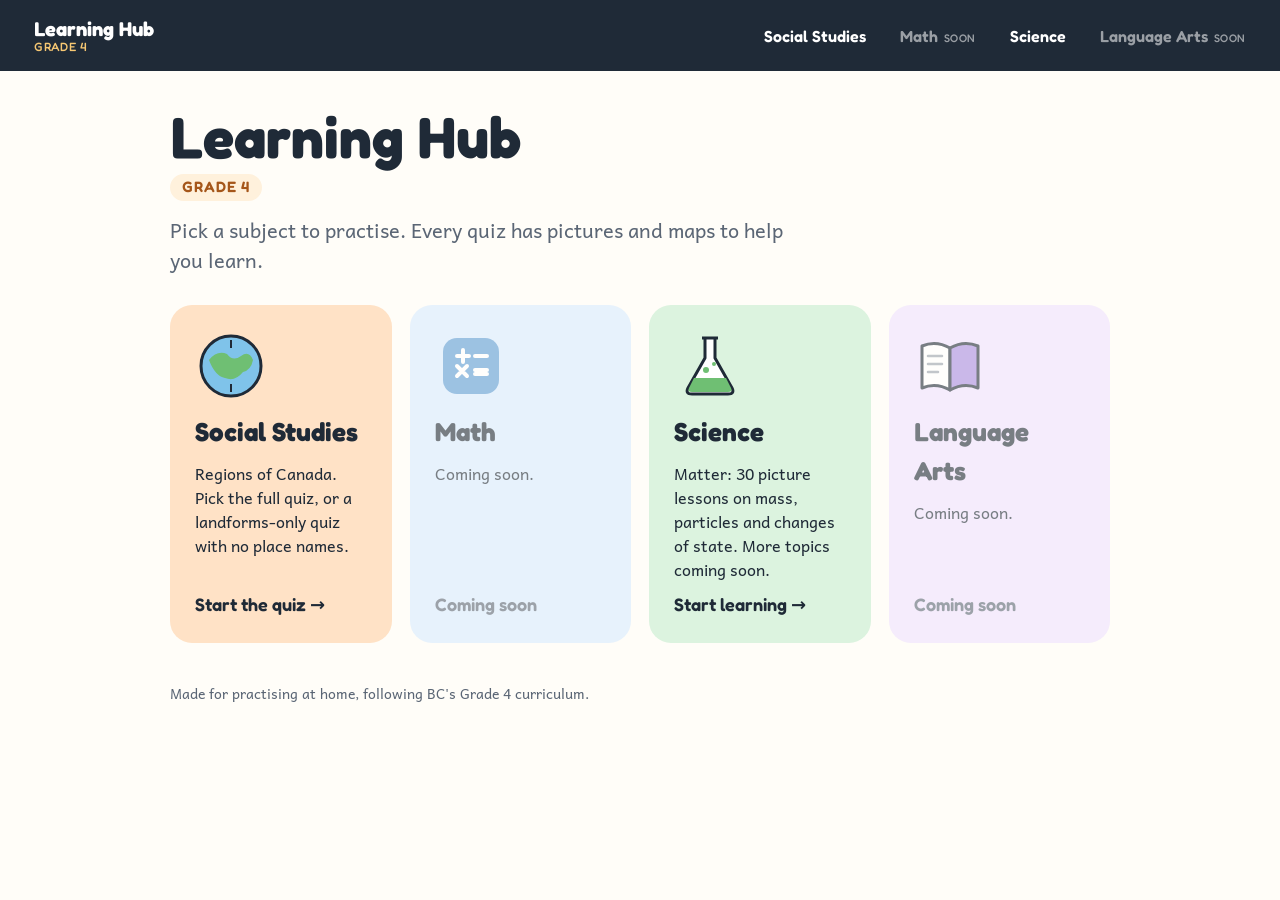
<file: index.html>
<!DOCTYPE html>
<html lang="en">
<head>
<meta charset="utf-8">
<meta name="viewport" content="width=device-width, initial-scale=1">
<title>Learning Hub · Grade 4</title>
<link rel="stylesheet" href="assets/site.css">
<style>
*{box-sizing:border-box}
body{margin:0;background:#fffdf8;color:#1f2a37;font-family:var(--body-font);font-size:18px;line-height:1.5}
.wrap{max-width:980px;margin:0 auto;padding:36px 20px 60px}
h1{font-family:var(--head-font);font-size:clamp(36px,6vw,58px);line-height:1.05;margin:0}
.grade{display:inline-block;margin:6px 0 14px;font-family:var(--head-font);font-weight:600;font-size:15px;letter-spacing:.06em;text-transform:uppercase;color:#a5561a;background:#fff1dc;border-radius:999px;padding:2px 12px}
.lead{font-size:20px;color:#5b6675;margin:0 0 30px;max-width:52ch}
.grid{display:grid;grid-template-columns:repeat(auto-fit,minmax(210px,1fr));gap:18px;list-style:none;padding:0;margin:0}
.subject{display:flex;flex-direction:column;gap:10px;height:100%;border-radius:22px;padding:22px;text-decoration:none;color:#1f2a37;border:3px solid transparent;transition:transform .15s}
a.subject:hover{transform:translateY(-3px);border-color:#1f2a37}
a.subject:focus-visible{outline:4px solid #1d4ed8;outline-offset:3px}
.subject svg{width:72px;height:72px}
.subject h2{font-family:var(--head-font);font-size:26px;margin:0}
.subject p{margin:0;font-size:16px}
.subject .go{margin-top:auto;font-family:var(--head-font);font-weight:600}
.subject.off{opacity:.6}
.subject.off .go{color:#5b6675}
.ss{background:#ffe2c6}.ma{background:#d8ecff}.sc{background:#dcf3df}.la{background:#efe1ff}
footer{margin-top:40px;color:#5b6675;font-size:14px}
</style>
</head>
<body>
<nav class="site-nav" aria-label="Subjects">
  <a class="brand" href="./">Learning Hub<small>Grade 4</small></a>
  <ul>
    <li><a href="social-studies/">Social Studies</a></li>
    <li><span class="soon" aria-disabled="true">Math <small>soon</small></span></li>
    <li><a href="science/">Science</a></li>
    <li><span class="soon" aria-disabled="true">Language Arts <small>soon</small></span></li>
  </ul>
</nav>
<div class="wrap">
  <h1>Learning Hub</h1>
  <p class="grade">Grade 4</p>
  <p class="lead">Pick a subject to practise. Every quiz has pictures and maps to help you learn.</p>
  <ul class="grid">
    <li><a class="subject ss" href="social-studies/">
      <svg viewBox="0 0 72 72" aria-hidden="true"><circle cx="36" cy="36" r="30" fill="#7fc3ea"/><path d="M14,30 q8,-10 18,-6 q6,8 14,2 q8,-6 12,4 q-2,10 -10,12 q-8,10 -18,6 q-10,-2 -16,-18Z" fill="#6fbf73"/><path d="M36,10 v8 M36,54 v8" stroke="#1f2a37" stroke-width="2"/><circle cx="36" cy="36" r="30" fill="none" stroke="#1f2a37" stroke-width="3"/></svg>
      <h2>Social Studies</h2>
      <p>Regions of Canada. Pick the full quiz, or a landforms-only quiz with no place names.</p>
      <span class="go">Start the quiz →</span></a></li>
    <li><div class="subject ma off">
      <svg viewBox="0 0 72 72" aria-hidden="true"><rect x="8" y="8" width="56" height="56" rx="14" fill="#5b9bd5"/><path d="M22,26 h12 M28,20 v12 M40,26 h12 M22,46 l10,-10 M22,36 l10,10 M40,44 h12 M40,40 h12" stroke="#fff" stroke-width="4" stroke-linecap="round"/></svg>
      <h2>Math</h2><p>Coming soon.</p><span class="go">Coming soon</span></div></li>
    <li><a class="subject sc" href="science/">
      <svg viewBox="0 0 72 72" aria-hidden="true"><path d="M28,8 h16 M31,8 v20 L14,58 q-3,6 4,6 h36 q7,0 4,-6 L41,28 V8" fill="#fff" stroke="#1f2a37" stroke-width="3" stroke-linejoin="round"/><path d="M20,48 h32 l5,10 q2,4 -3,4 H18 q-5,0 -3,-4Z" fill="#6fbf73"/><circle cx="32" cy="40" r="3" fill="#6fbf73"/><circle cx="40" cy="34" r="2" fill="#6fbf73"/></svg>
      <h2>Science</h2><p>Matter: 30 picture lessons on mass, particles and changes of state. More topics coming soon.</p><span class="go">Start learning →</span></a></li>
    <li><div class="subject la off">
      <svg viewBox="0 0 72 72" aria-hidden="true"><path d="M8,16 q14,-6 28,2 v42 q-14,-8 -28,-2Z" fill="#fff" stroke="#1f2a37" stroke-width="3" stroke-linejoin="round"/><path d="M64,16 q-14,-6 -28,2 v42 q14,-8 28,-2Z" fill="#a88be0" stroke="#1f2a37" stroke-width="3" stroke-linejoin="round"/><path d="M14,26 h14 M14,34 h14 M14,42 h10" stroke="#9aa3ad" stroke-width="2.5" stroke-linecap="round"/></svg>
      <h2>Language Arts</h2><p>Coming soon.</p><span class="go">Coming soon</span></div></li>
  </ul>
  <footer>Made for practising at home, following BC's Grade 4 curriculum.</footer>
</div>
</body>
</html>
</file>
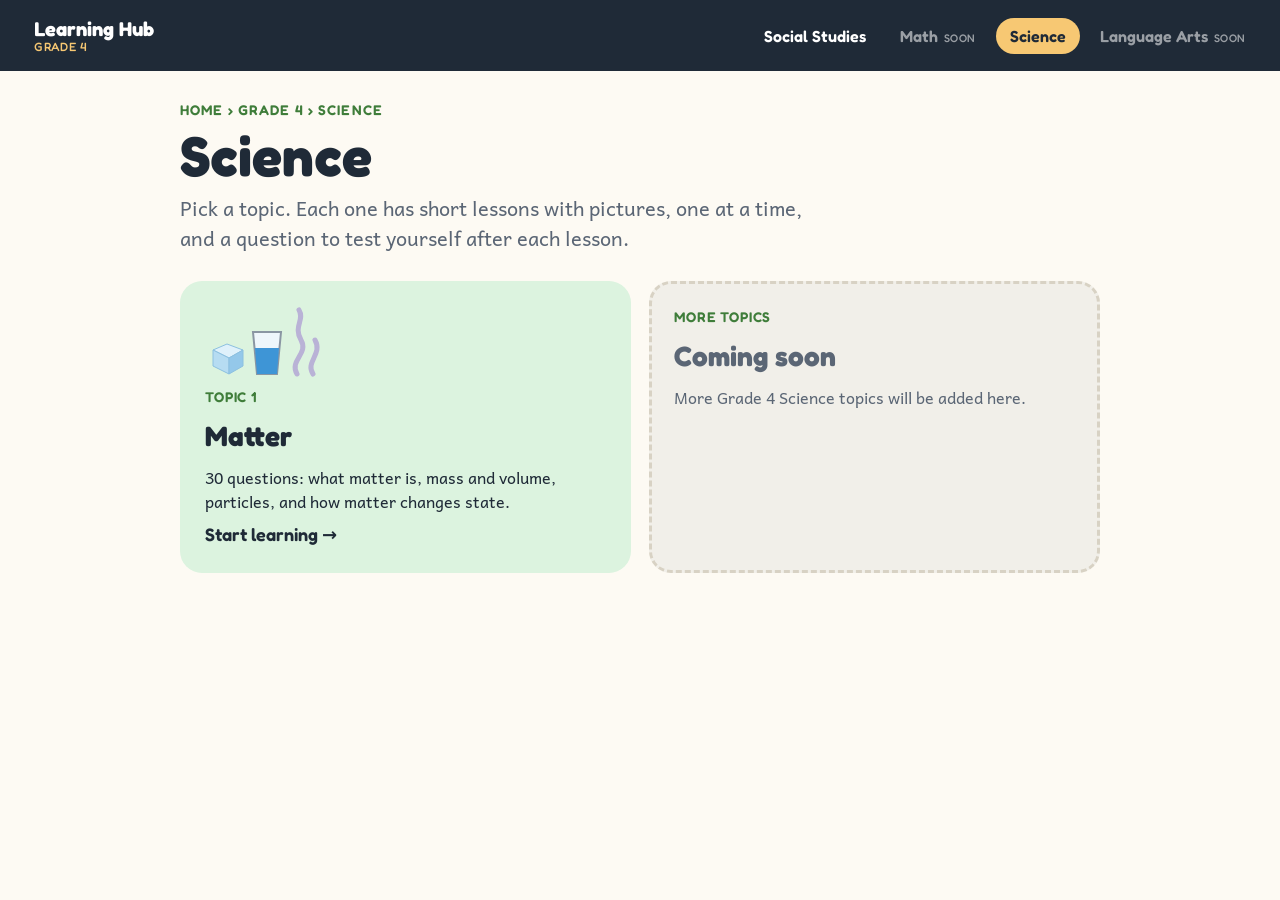
<file: science/index.html>
<!DOCTYPE html>
<html lang="en">
<head>
<meta charset="utf-8">
<meta name="viewport" content="width=device-width, initial-scale=1">
<title>Science · Grade 4 · Learning Hub</title>
<link rel="stylesheet" href="../assets/site.css">
<style>
*{box-sizing:border-box}
body{margin:0;background:#fdfaf3;color:#1f2a37;font-family:var(--body-font);font-size:18px;line-height:1.5}
.wrap{max-width:960px;margin:0 auto;padding:28px 20px 60px}
.kicker{font-family:var(--head-font);font-weight:600;font-size:14px;letter-spacing:.08em;text-transform:uppercase;color:#3f7d3a}
.kicker a{color:inherit;text-decoration:none}.kicker a:hover{text-decoration:underline}
h1{font-family:var(--head-font);font-size:clamp(36px,6vw,56px);line-height:1.05;margin:6px 0 8px}
.lead{font-size:20px;color:#5b6675;margin:0 0 28px;max-width:52ch}
.topics{display:grid;grid-template-columns:repeat(auto-fit,minmax(240px,1fr));gap:18px;list-style:none;margin:0;padding:0}
.topic{display:flex;flex-direction:column;gap:8px;height:100%;border-radius:22px;padding:22px;text-decoration:none;color:#1f2a37;border:3px solid transparent;background:#dcf3df;transition:transform .15s}
a.topic:hover{transform:translateY(-3px);border-color:#1f2a37}
a.topic:focus-visible{outline:4px solid #1d4ed8;outline-offset:3px}
.topic h2{font-family:var(--head-font);font-size:28px;margin:0}
.topic p{margin:0;font-size:16px}
.topic .meta{font-family:var(--head-font);font-weight:600;font-size:14px;color:#3f7d3a;text-transform:uppercase;letter-spacing:.06em}
.topic .go{margin-top:auto;font-family:var(--head-font);font-weight:600}
.topic svg{width:120px;height:72px}
.topic.off{background:#f1efe9;border:3px dashed #d8d2c4;color:#5b6675}
</style>
</head>
<body>
<nav class="site-nav" aria-label="Subjects">
  <a class="brand" href="../">Learning Hub<small>Grade 4</small></a>
  <ul>
    <li><a href="../social-studies/">Social Studies</a></li>
    <li><span class="soon" aria-disabled="true">Math <small>soon</small></span></li>
    <li><a href="./" aria-current="page">Science</a></li>
    <li><span class="soon" aria-disabled="true">Language Arts <small>soon</small></span></li>
  </ul>
</nav>
<div class="wrap">
  <div class="kicker"><a href="../">Home</a> › Grade 4 › Science</div>
  <h1>Science</h1>
  <p class="lead">Pick a topic. Each one has short lessons with pictures, one at a time, and a question to test yourself after each lesson.</p>
  <ul class="topics">
    <li><a class="topic" href="matter/">
      <svg viewBox="0 0 120 72" aria-hidden="true"><path d="M8,44 L22,38 L38,44 L24,52Z" fill="#dff1fb" stroke="#8cc0e0"/><path d="M8,44 L24,52 V68 L8,60Z" fill="#b6dcf2" stroke="#8cc0e0"/><path d="M24,52 L38,44 V60 L24,68Z" fill="#94c8ea" stroke="#8cc0e0"/><path d="M48,26 H76 L72,68 H52Z" fill="#eef6fb" stroke="#8a96a3" stroke-width="2"/><path d="M50,42 H74 L72,68 H52Z" fill="#3e95d6"/><path d="M92,68 C84,54 104,48 96,34 S100,14 94,4 M108,68 C100,56 118,48 110,34" stroke="#b9b2d6" stroke-width="5" fill="none" stroke-linecap="round"/></svg>
      <span class="meta">Topic 1</span>
      <h2>Matter</h2>
      <p>30 questions: what matter is, mass and volume, particles, and how matter changes state.</p>
      <span class="go">Start learning →</span></a></li>
    <li><div class="topic off">
      <span class="meta">More topics</span>
      <h2>Coming soon</h2>
      <p>More Grade 4 Science topics will be added here.</p></div></li>
  </ul>
</div>
</body>
</html>
</file>
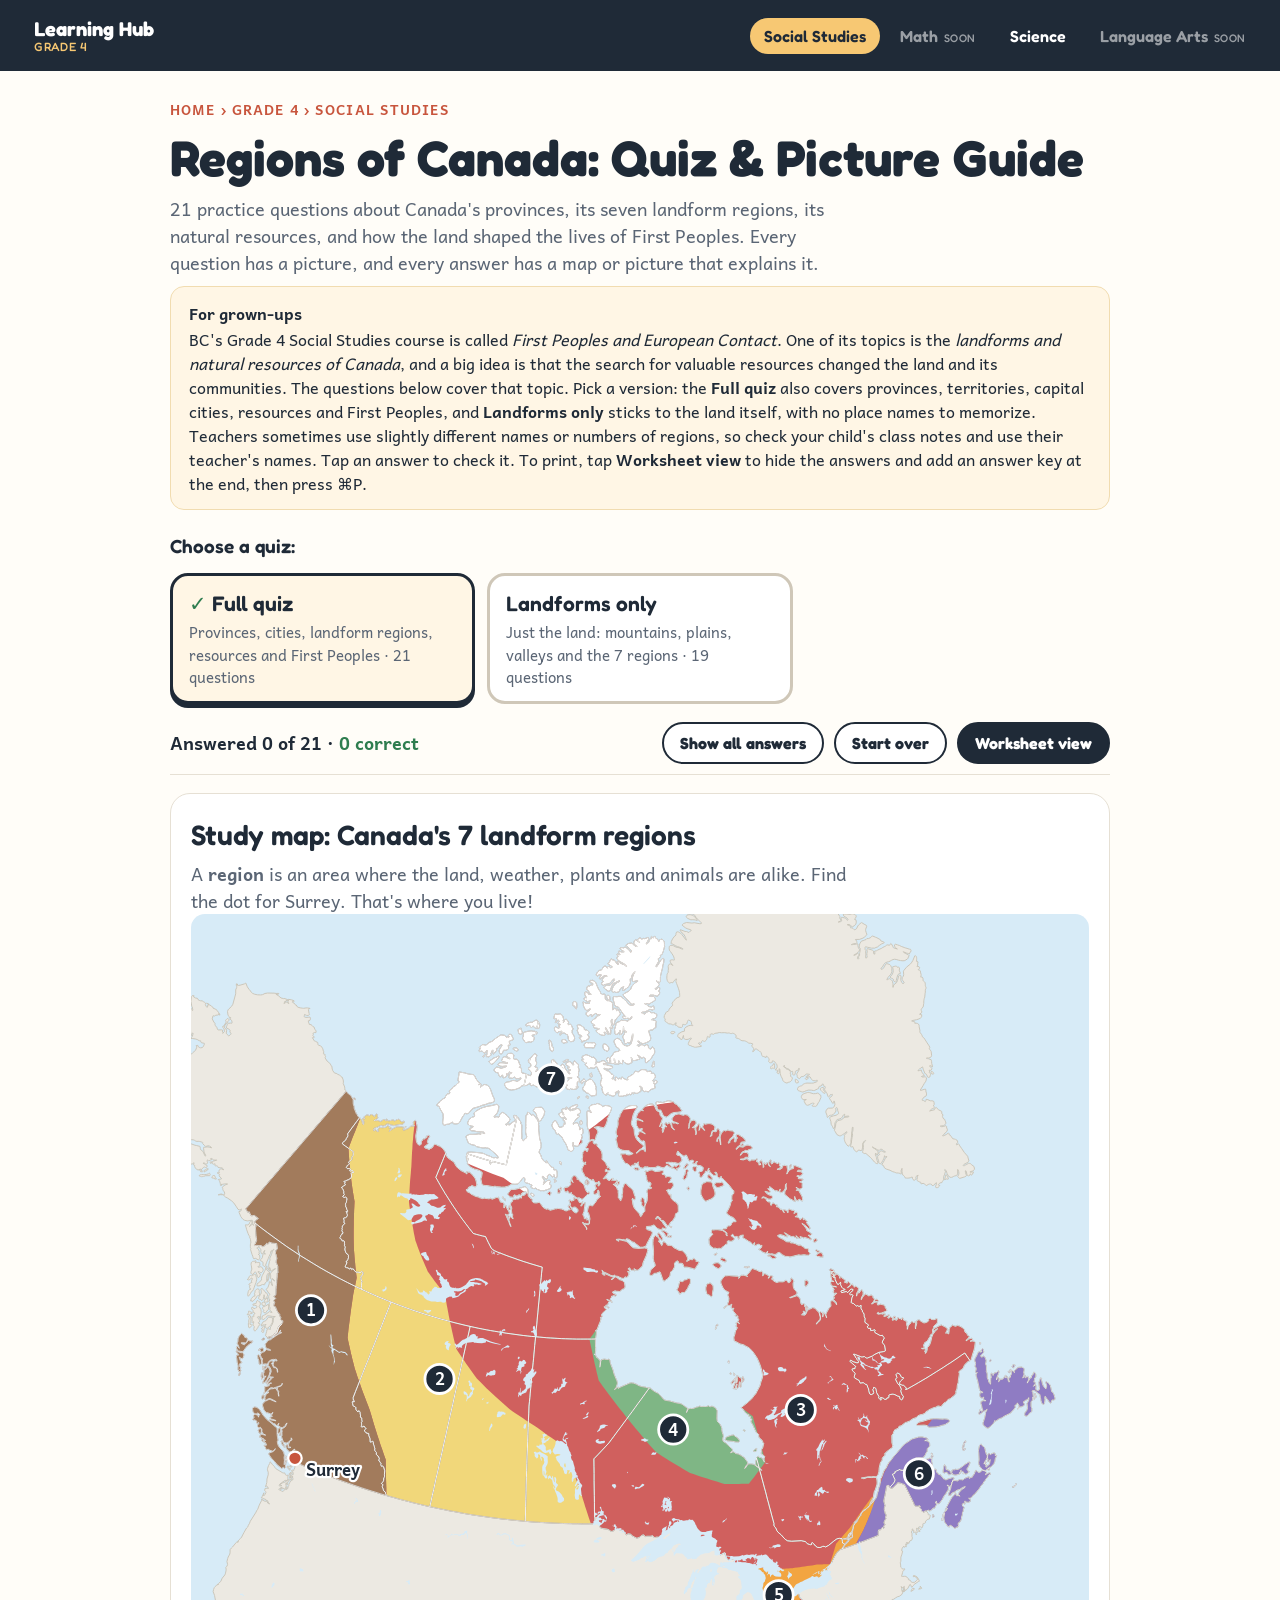
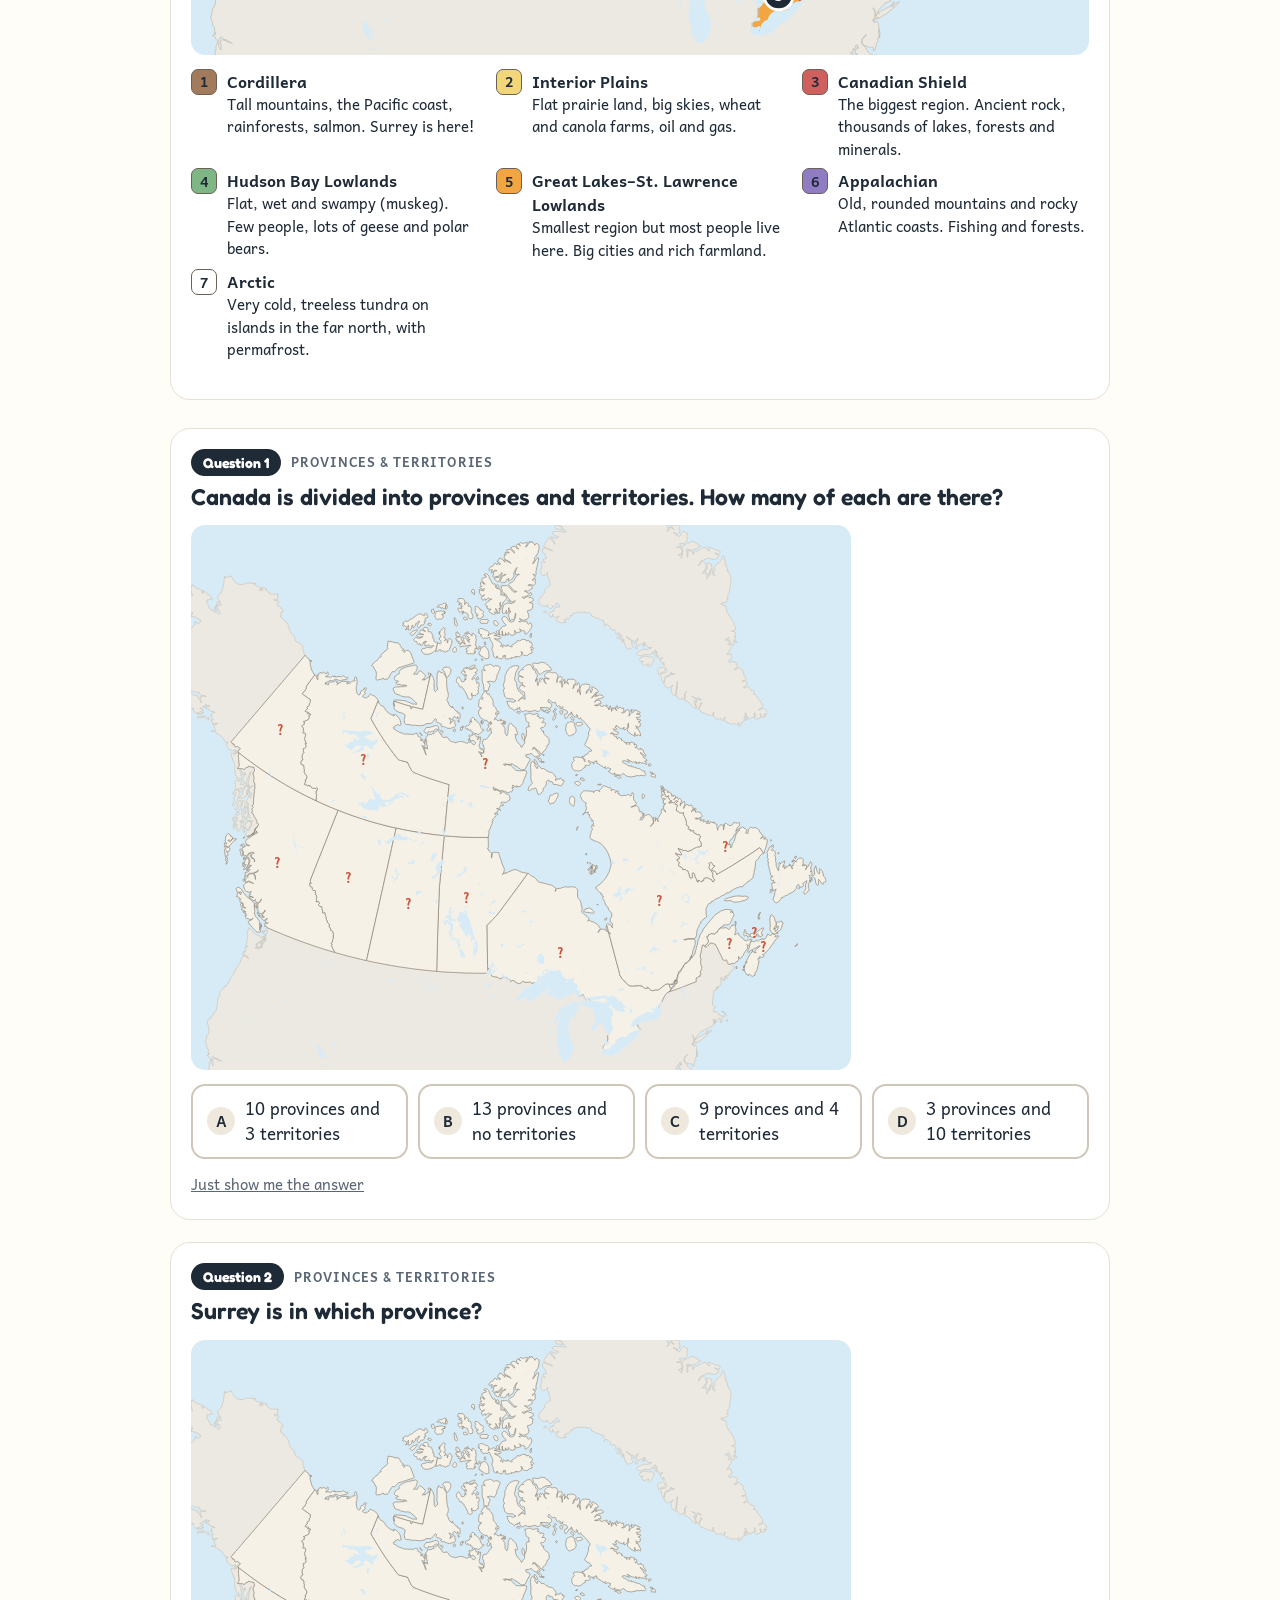
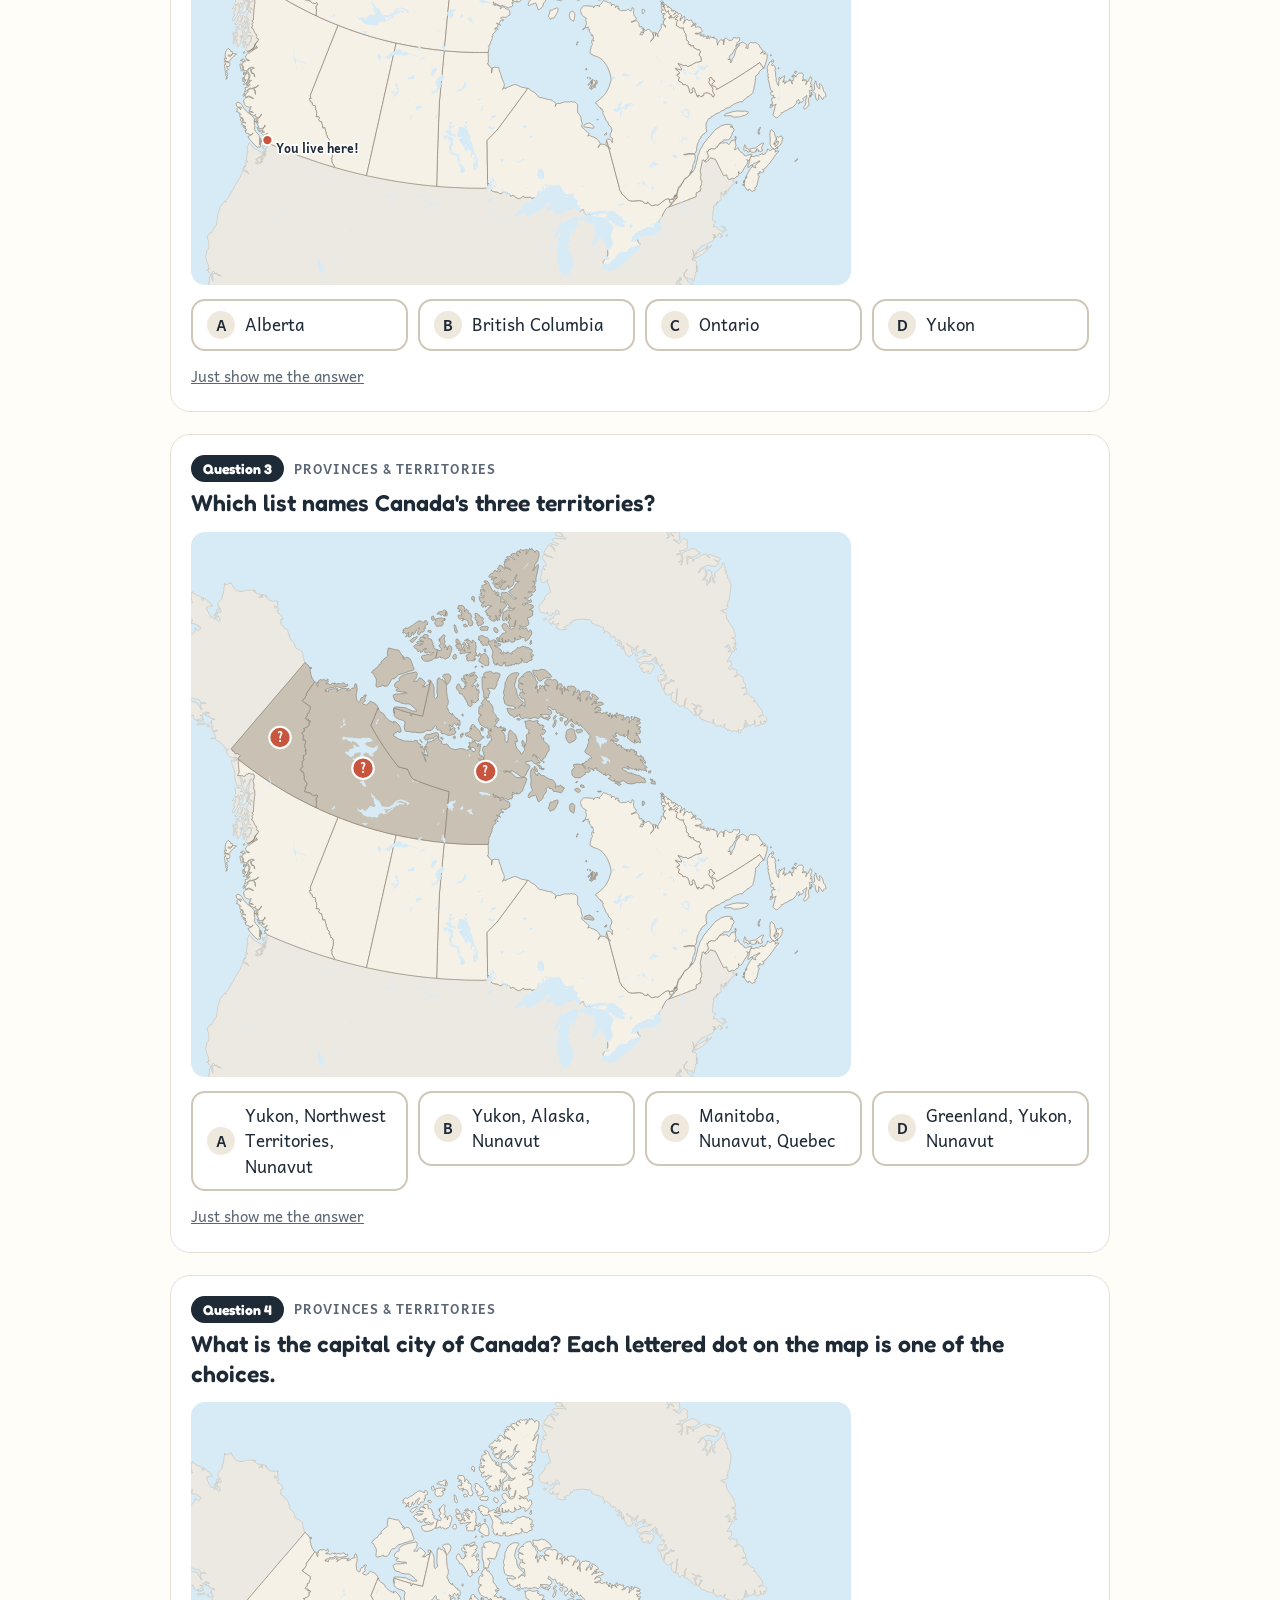
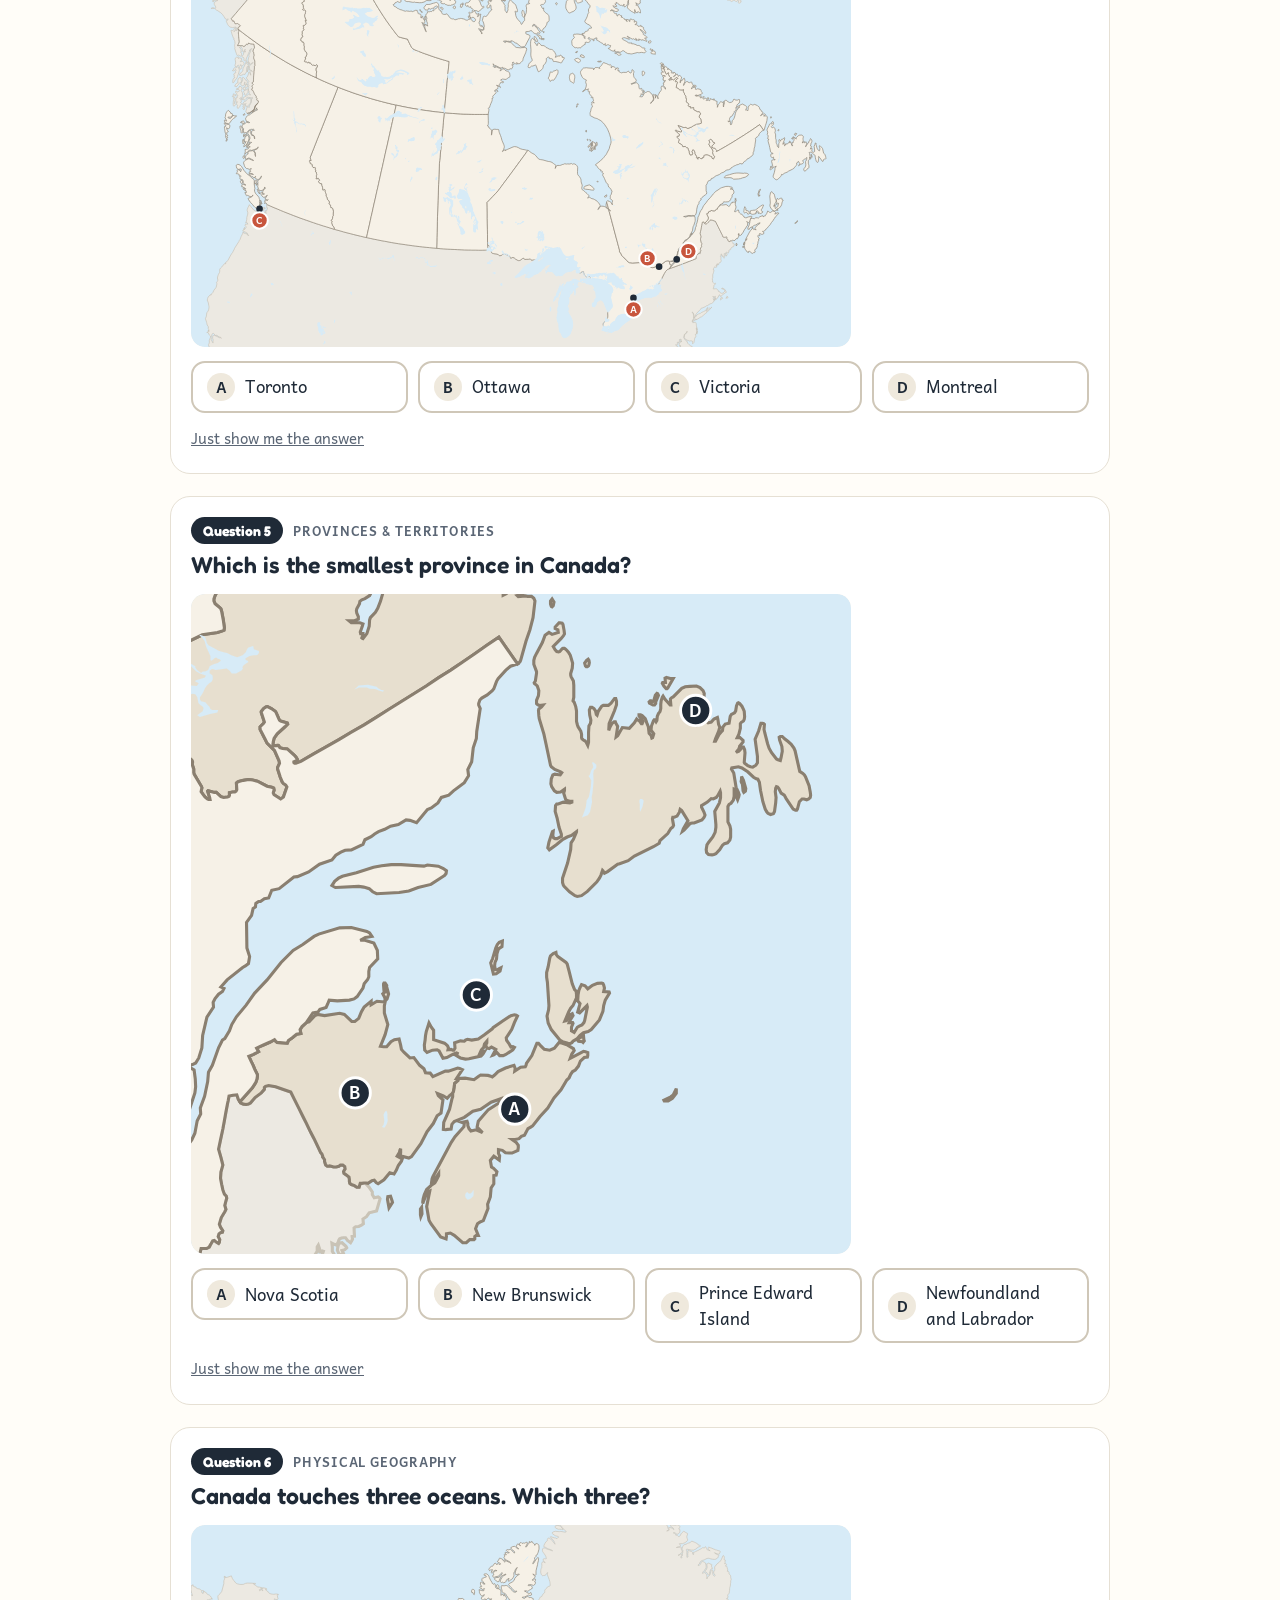
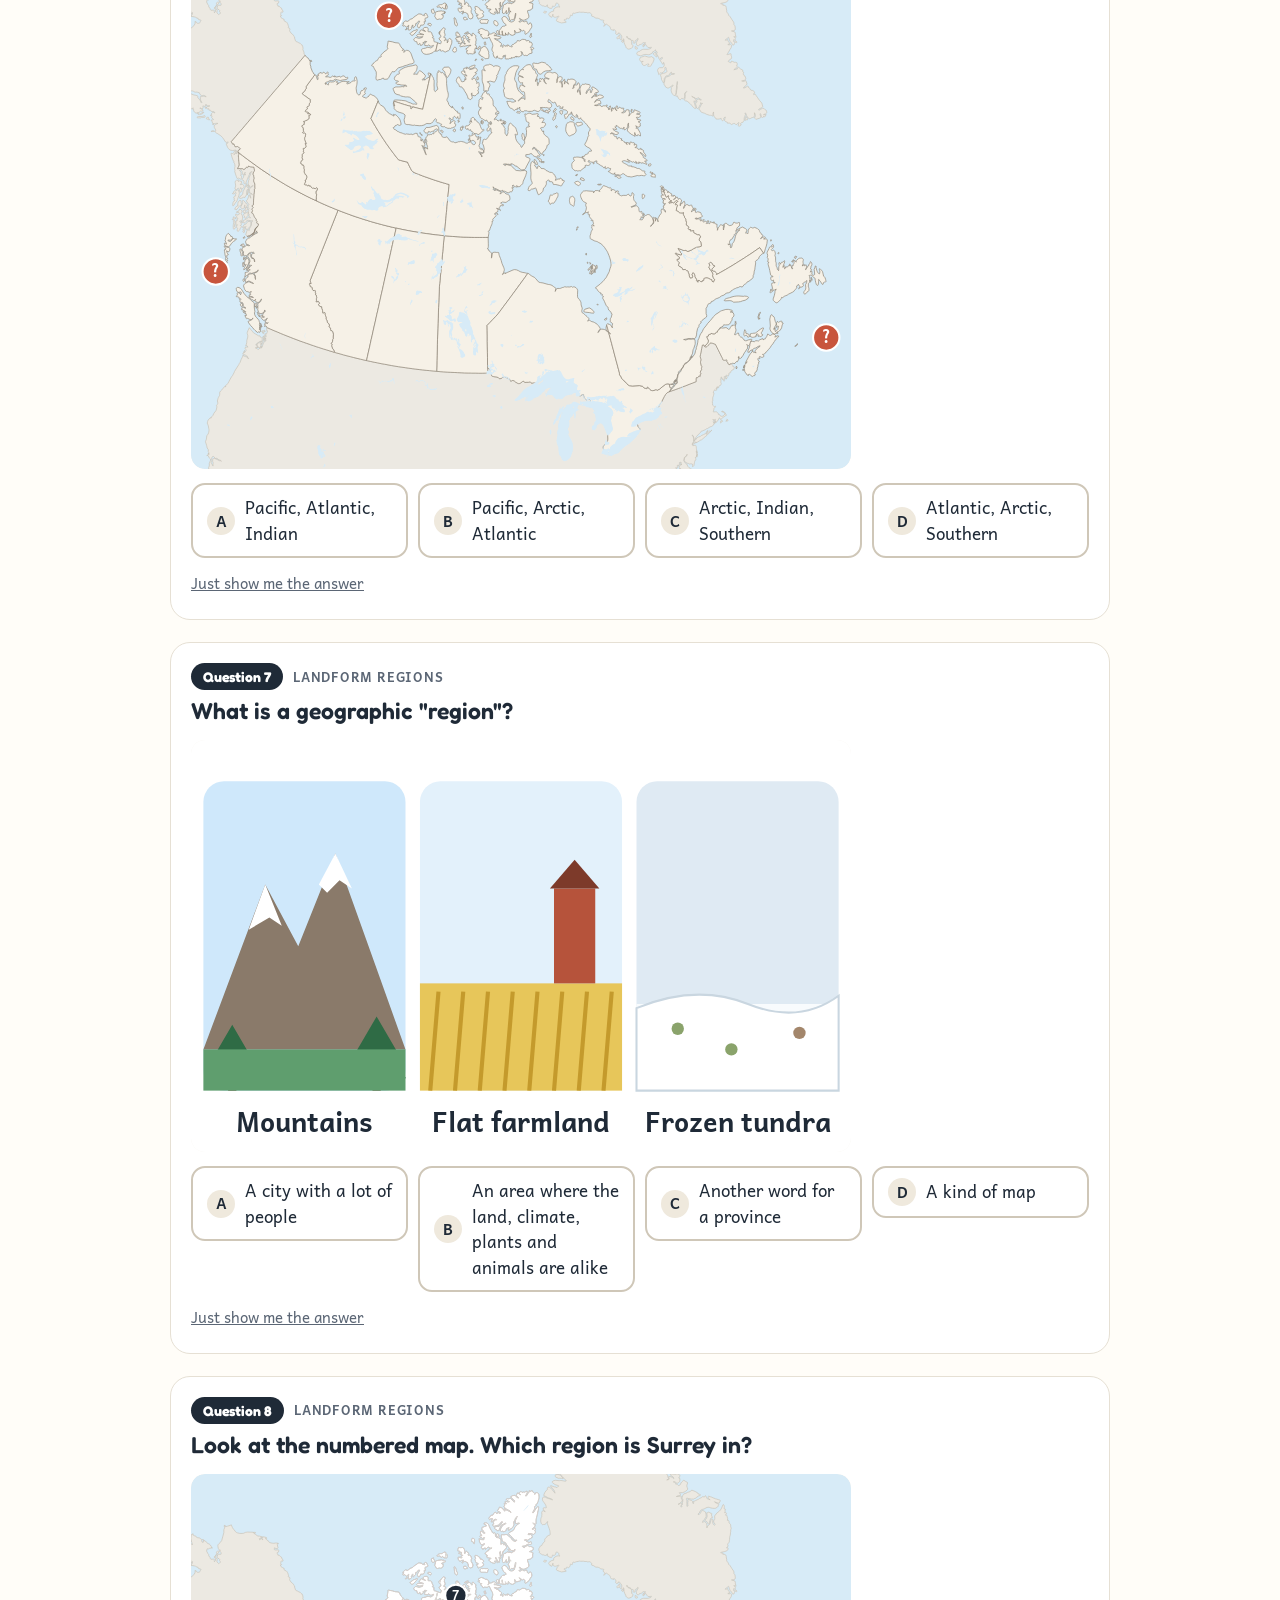
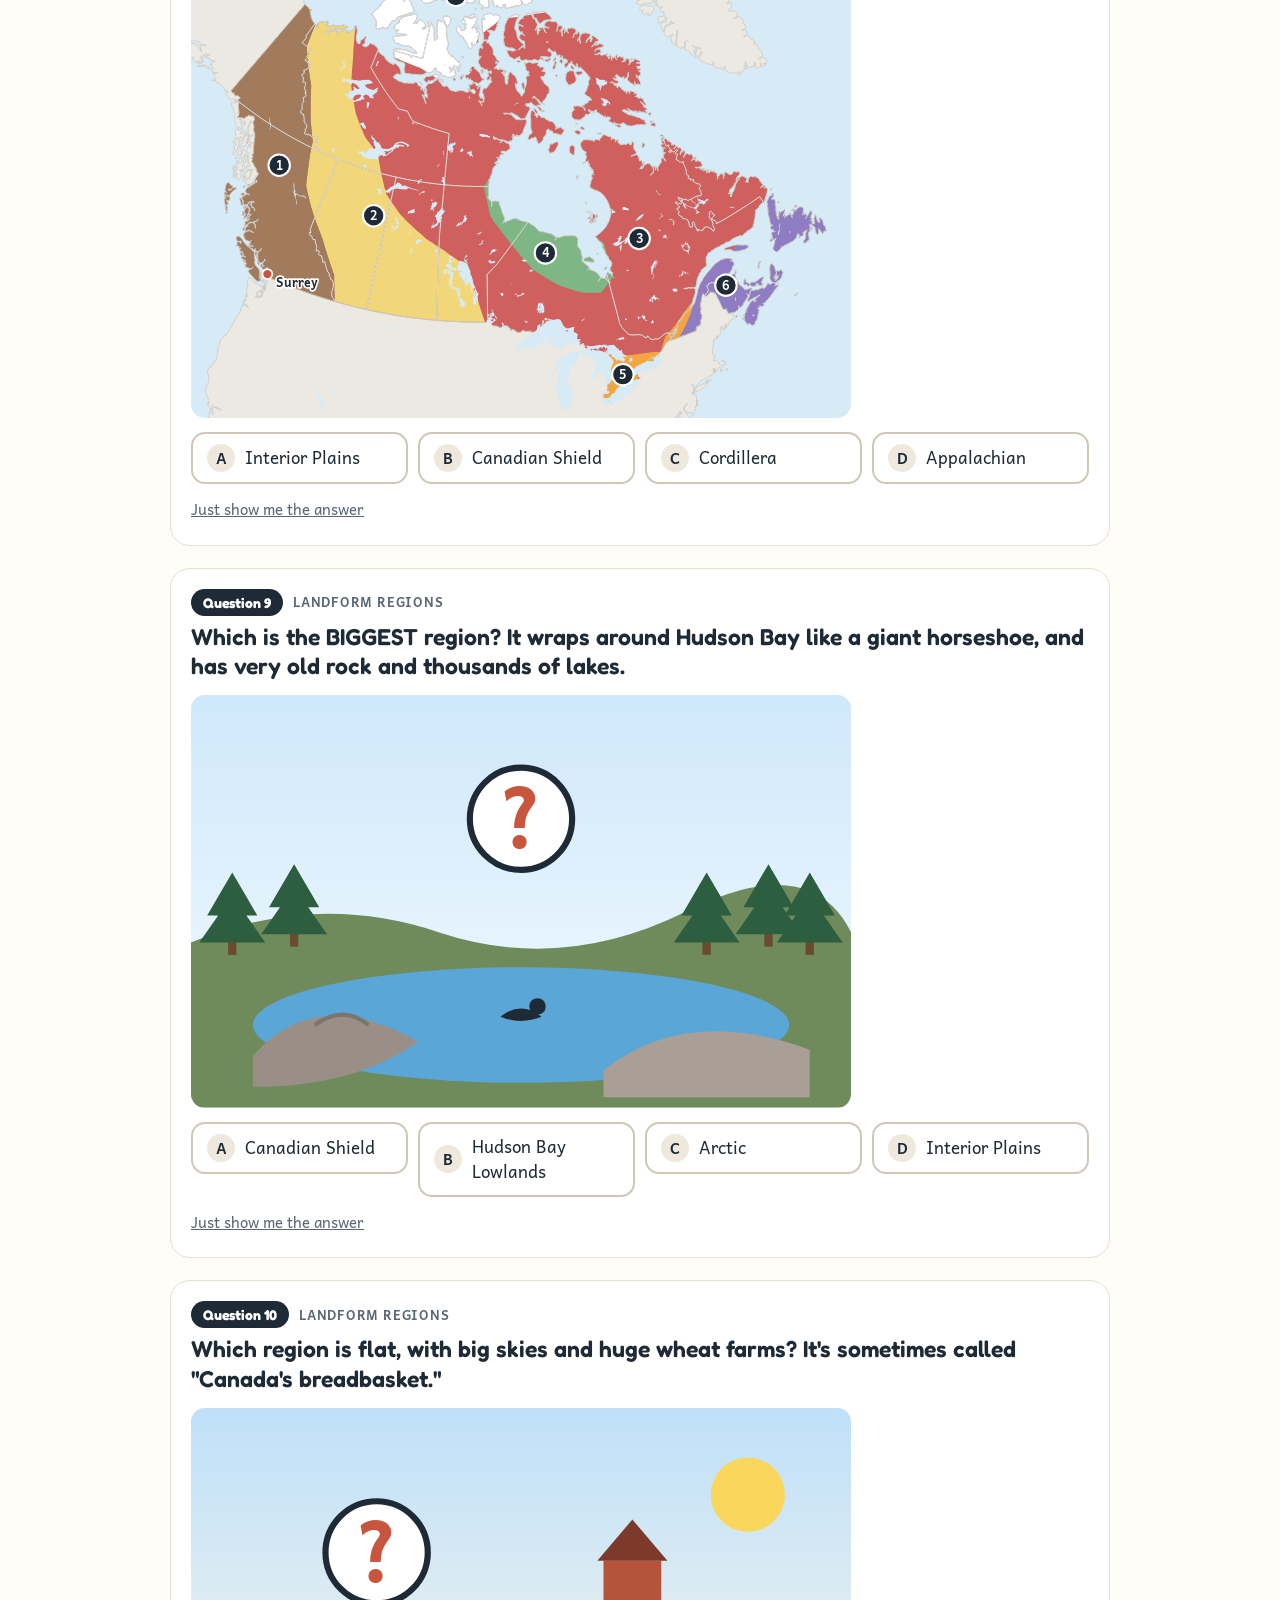
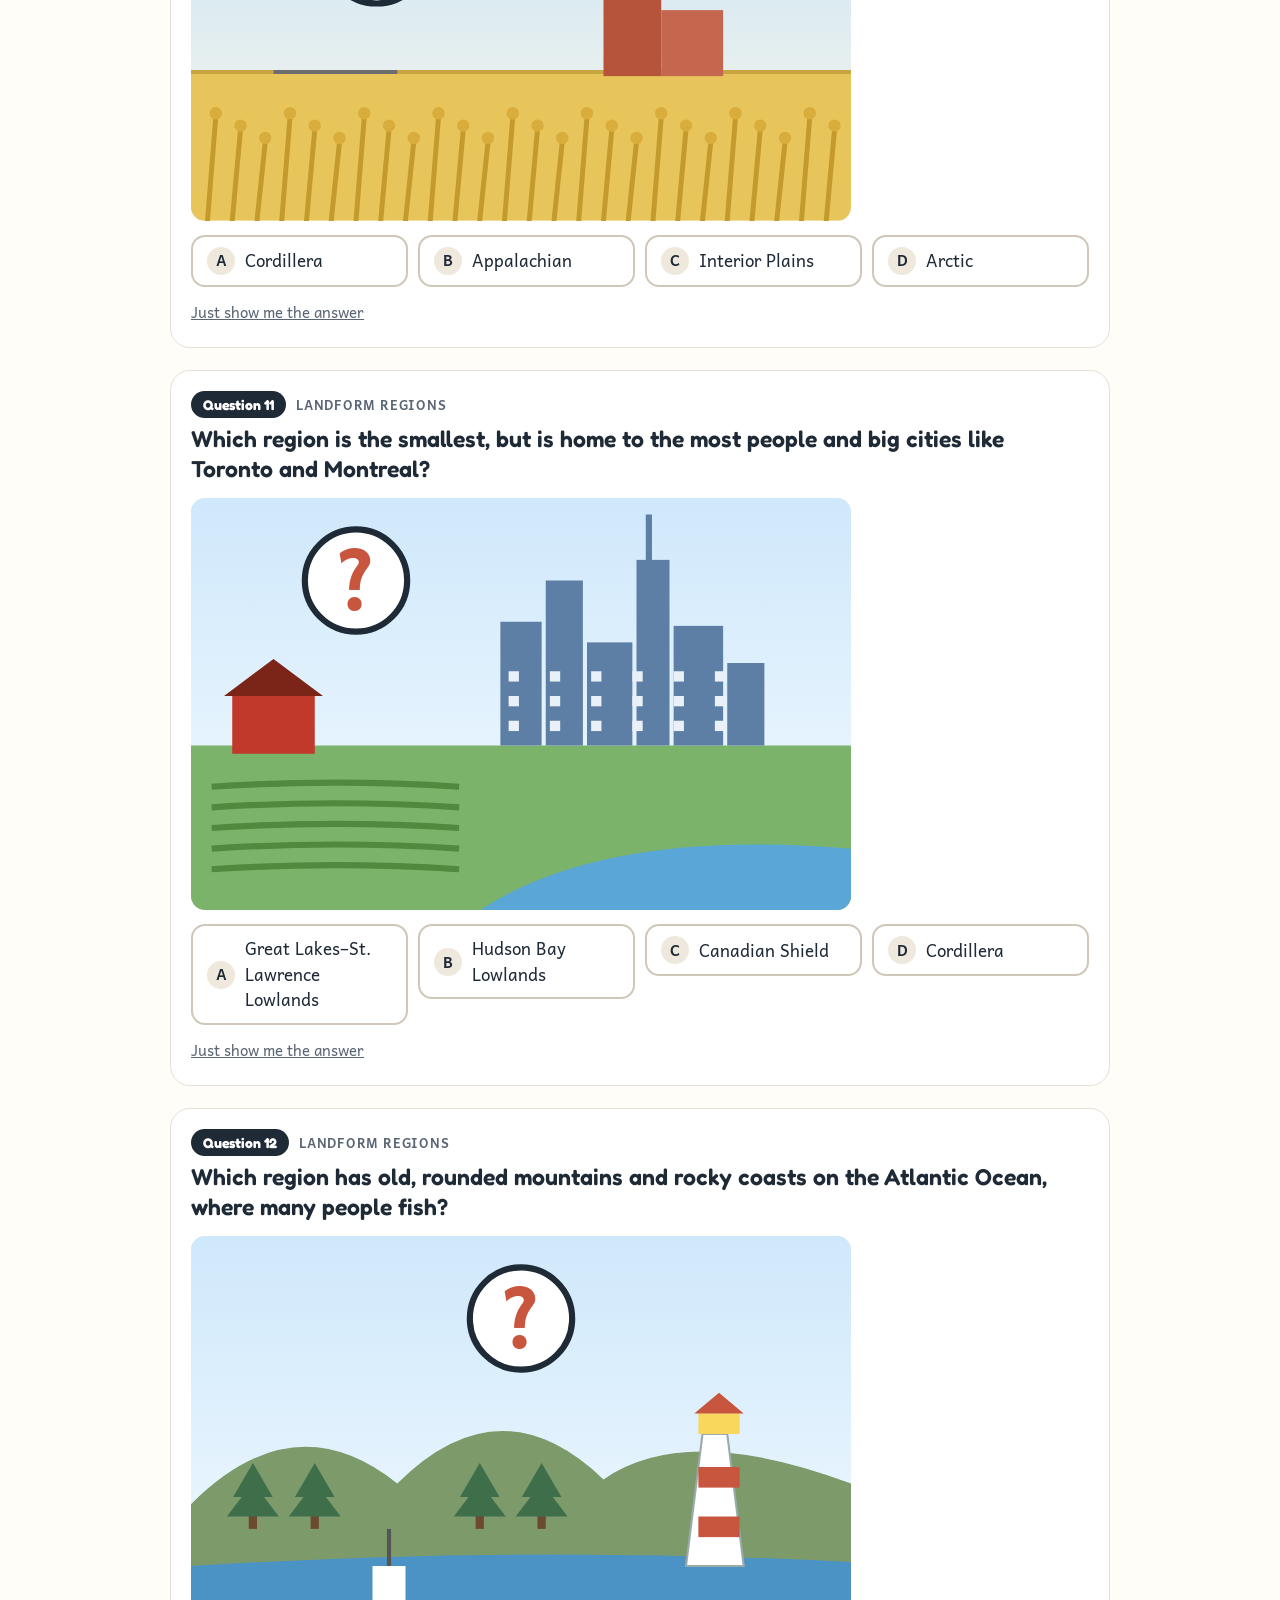
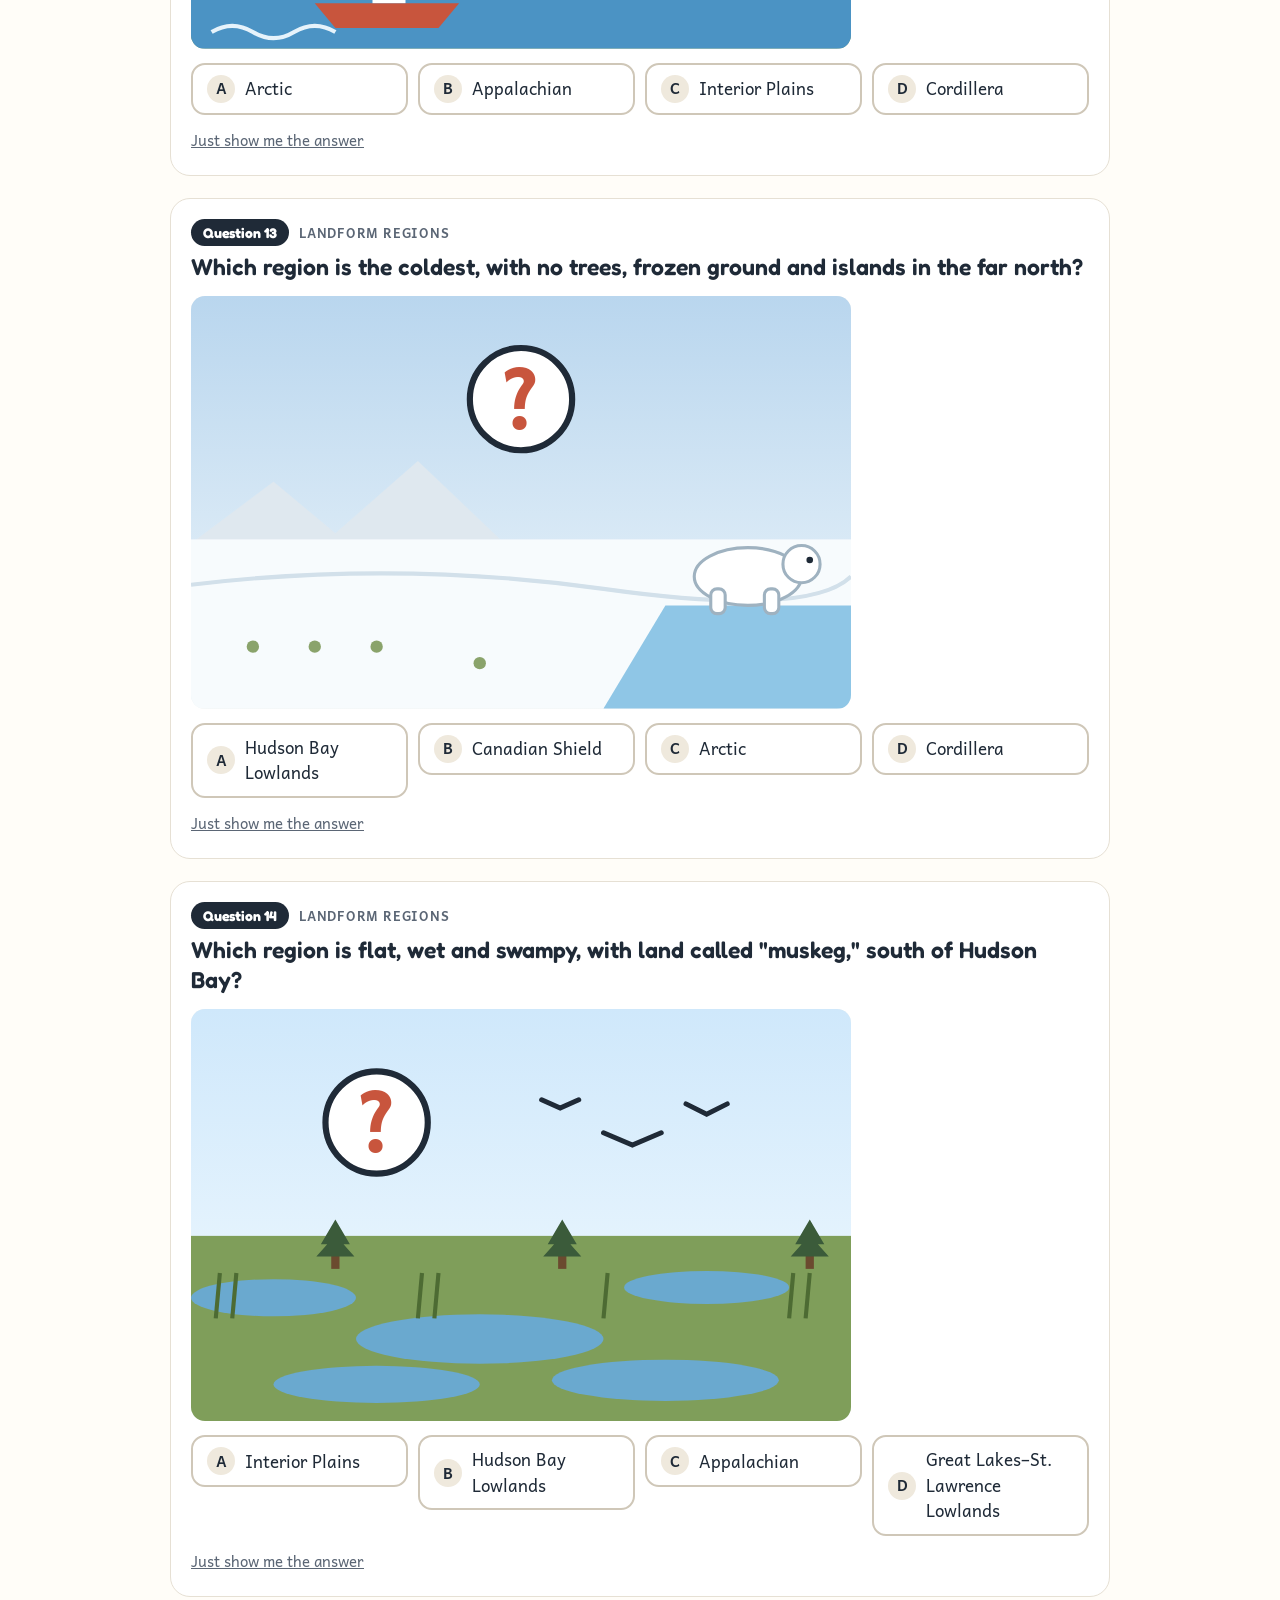
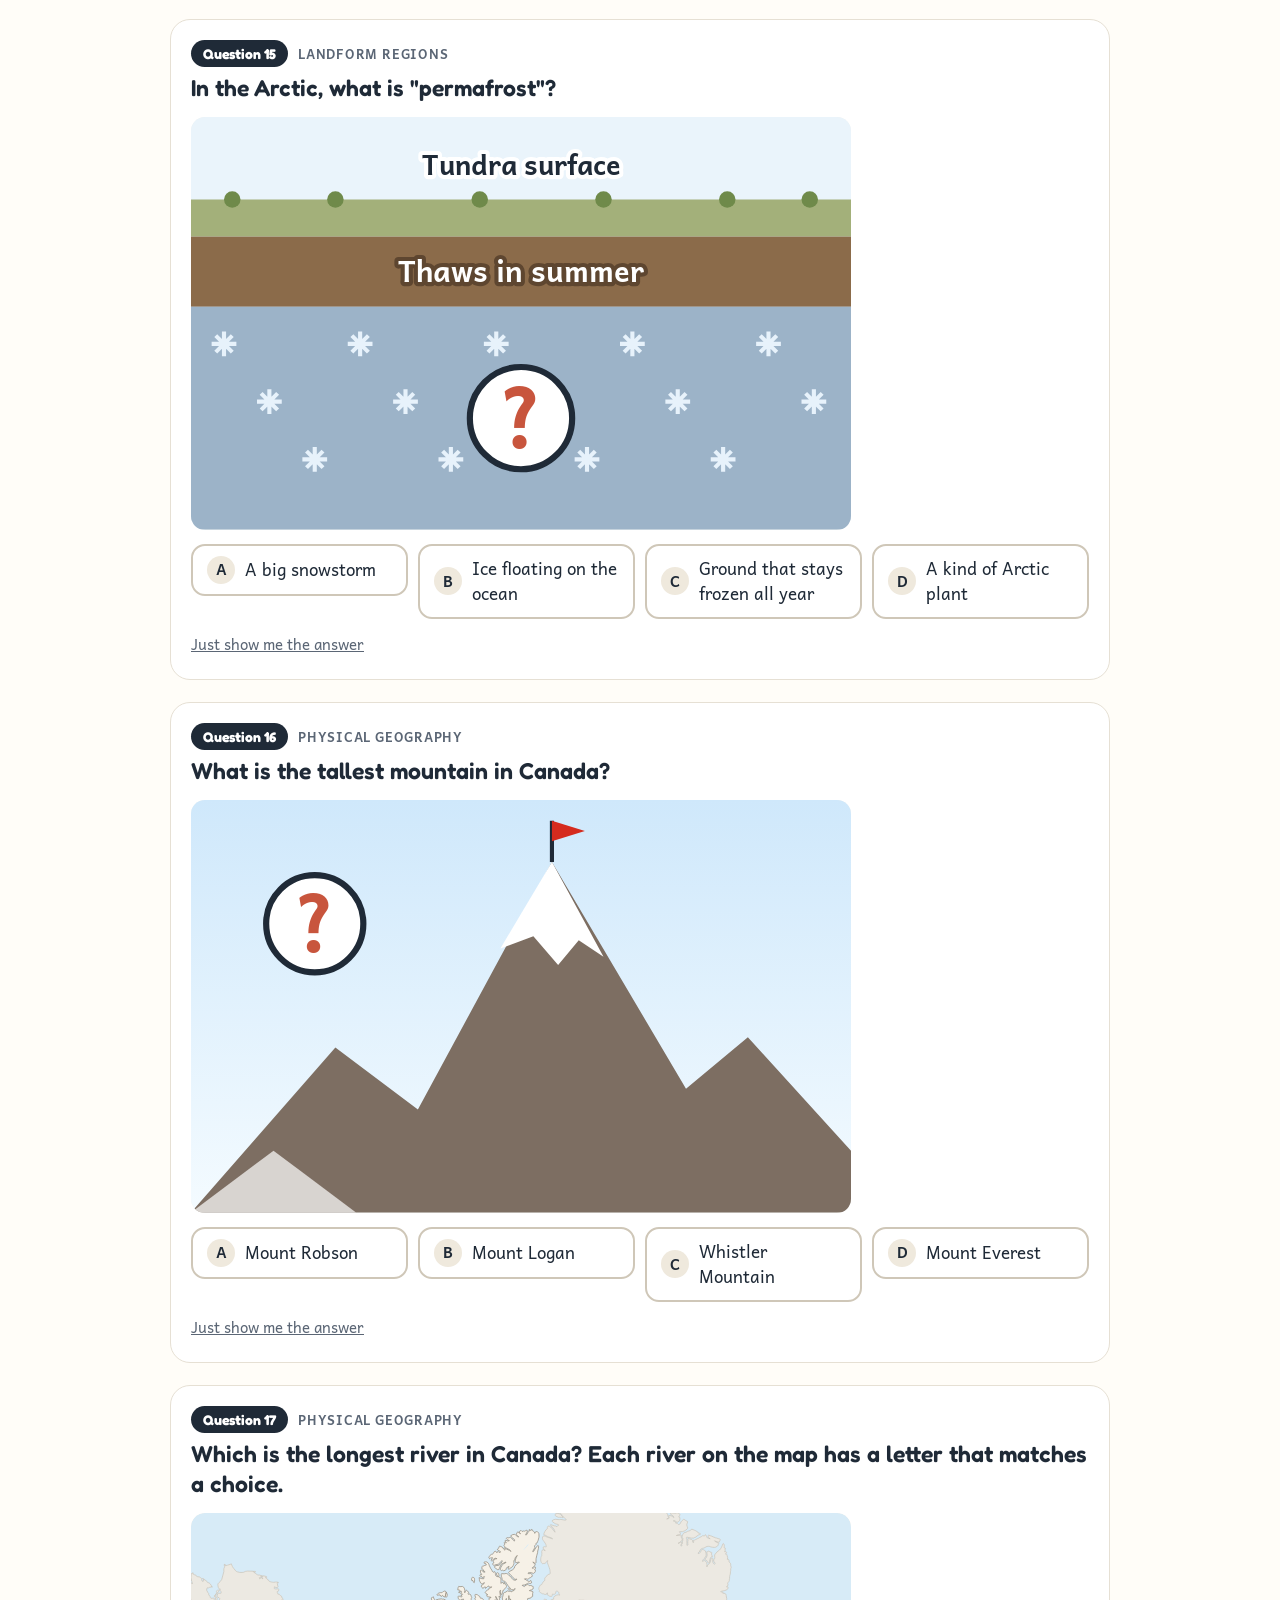
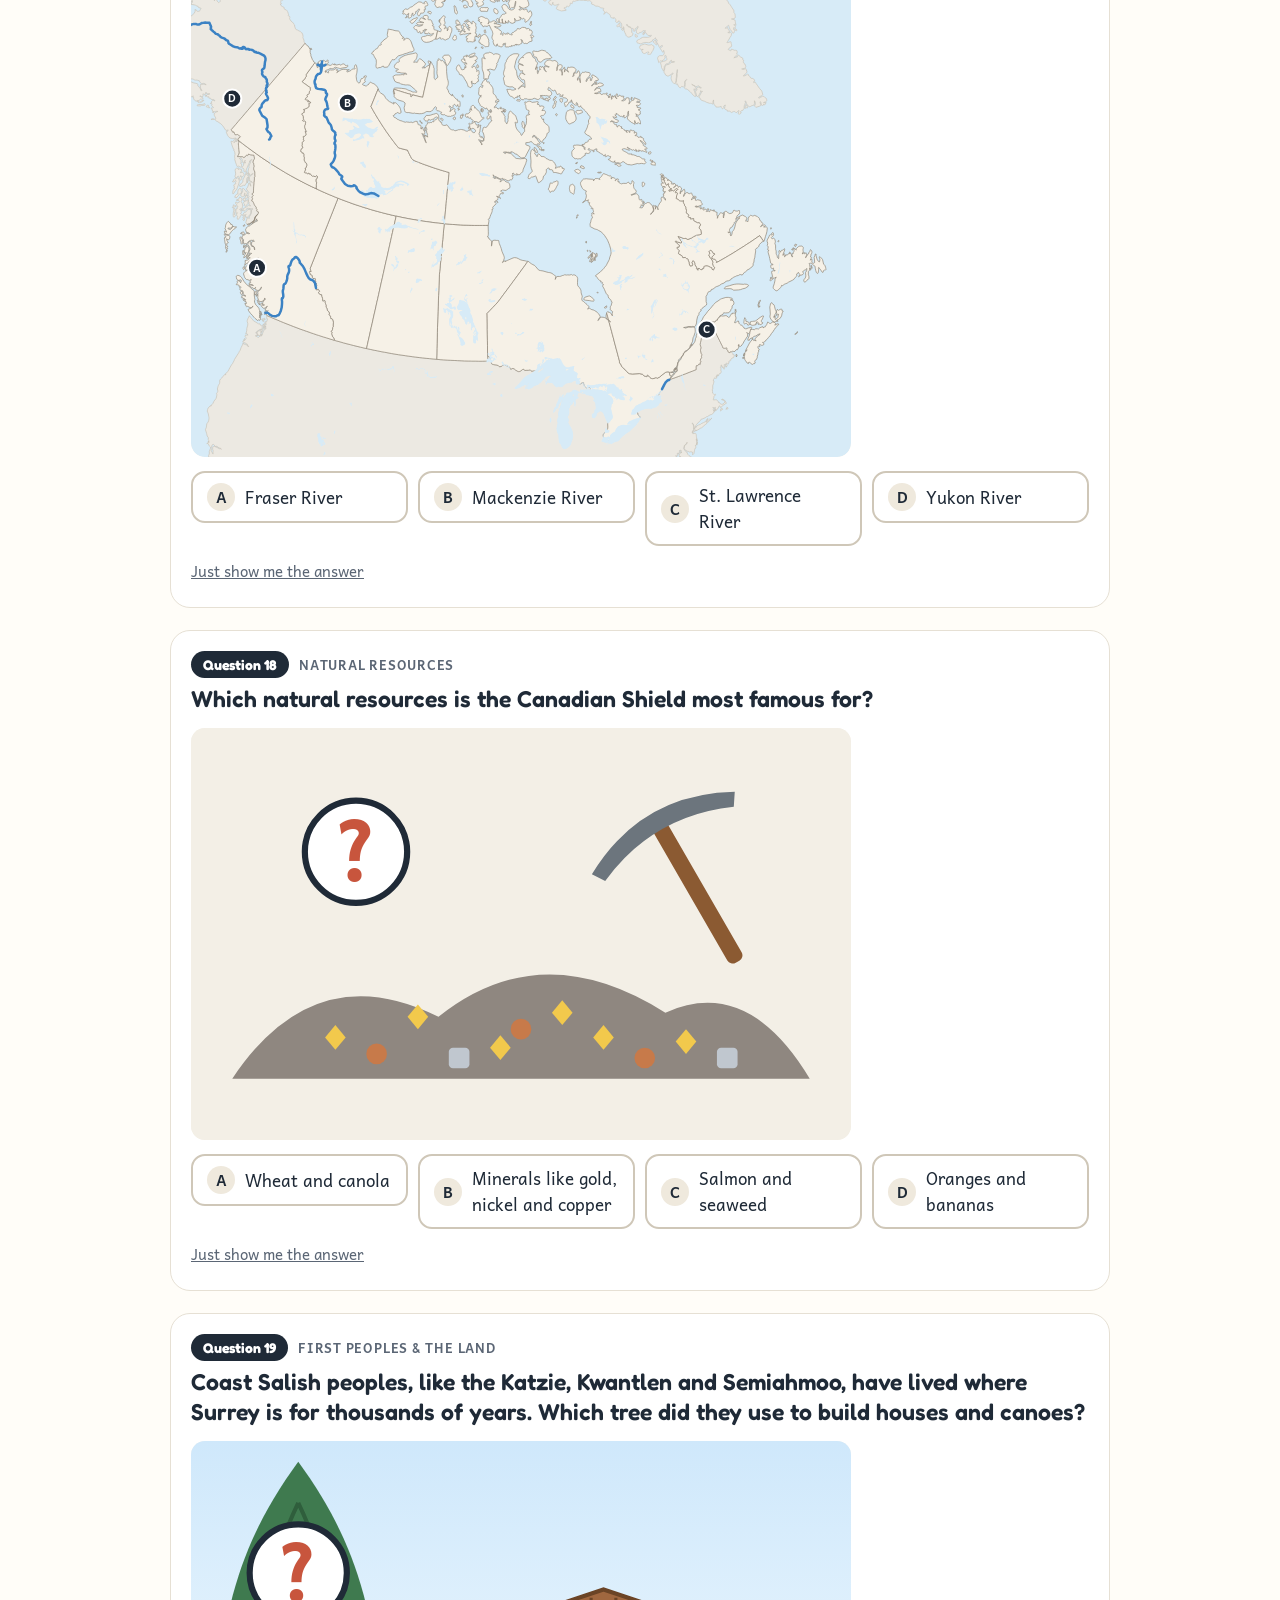
<file: social-studies/index.html>
<!DOCTYPE html>
<html lang="en">
<head>
<meta charset="utf-8">
<meta name="viewport" content="width=device-width, initial-scale=1">
<title>Regions of Canada · Social Studies · Grade 4</title>
<link rel="stylesheet" href="../assets/site.css">
<style>
:root{
  --ink:#1f2a37; --muted:#5b6675; --paper:#fffdf8; --card:#ffffff; --line:#e6e0d4;
  --sea:#d7ebf7; --land:#f3efe6; --accent:#c8553d; --ok:#2e7d4f; --okbg:#e7f5ec; --no:#b3261e; --nobg:#fdecea;
  --focus:#1d4ed8;
}
*{box-sizing:border-box}
html{background:var(--paper)}
body{margin:0;font-family:var(--body-font);color:var(--ink);line-height:1.5;font-size:18px}
.wrap{max-width:980px;margin:0 auto;padding:28px 20px 60px}
header.hero{display:grid;gap:10px;margin-bottom:22px}
.kicker{font-size:14px;font-weight:700;letter-spacing:.08em;text-transform:uppercase;color:var(--accent)}
h1{font-family:var(--head-font);font-weight:700;font-size:clamp(32px,5vw,50px);line-height:1.1;margin:0}
.sub{color:var(--muted);margin:0;max-width:62ch}
.parent{background:#fff6e5;border:1px solid #f1dcb0;border-radius:14px;padding:14px 18px;font-size:16px}
.parent strong{display:block;margin-bottom:2px}
.toolbar{display:flex;flex-wrap:wrap;gap:10px;align-items:center;position:sticky;top:0;z-index:5;background:color-mix(in srgb,var(--paper) 92%,transparent);backdrop-filter:blur(6px);padding:10px 0;margin:8px 0 18px;border-bottom:1px solid var(--line)}
.score{font-weight:700;margin-right:auto}
.score span{color:var(--ok)}
button{font:inherit;cursor:pointer}
.btn{font-family:var(--head-font);border:2px solid var(--ink);background:#fff;color:var(--ink);border-radius:999px;padding:7px 16px;font-size:16px;font-weight:700}
.btn:hover{background:#f4f1ea}
.btn.primary{background:var(--ink);color:#fff}
:focus-visible{outline:3px solid var(--focus);outline-offset:3px}
section.ref{background:var(--card);border:1px solid var(--line);border-radius:20px;padding:20px;margin-bottom:28px}
section.ref h2{margin:0 0 4px;font-size:28px;font-family:var(--head-font);font-weight:600}
.legend{display:grid;grid-template-columns:repeat(auto-fill,minmax(260px,1fr));gap:8px 18px;margin-top:14px;padding:0;list-style:none}
.legend li{display:flex;gap:10px;align-items:flex-start;font-size:15px}
.sw{flex:none;width:26px;height:26px;border-radius:7px;border:1.5px solid #6b6255;display:grid;place-items:center;font-weight:800;font-size:14px}
.legend b{display:block;font-size:16px}
svg.map{width:100%;height:auto;display:block;border-radius:14px}
.card{background:var(--card);border:1px solid var(--line);border-radius:20px;padding:20px;margin-bottom:22px;break-inside:avoid}
.qhead{display:flex;align-items:center;gap:10px;margin-bottom:6px}
.qnum{font-family:var(--head-font);background:var(--ink);color:#fff;border-radius:999px;font-weight:800;font-size:14px;padding:3px 12px}
.topic{font-size:13px;font-weight:700;color:var(--muted);text-transform:uppercase;letter-spacing:.06em}
.qtext{font-family:var(--head-font);font-size:23px;font-weight:600;margin:4px 0 14px;line-height:1.3}
.fig{margin:0 0 14px;background:#f7f4ee;border-radius:14px;overflow:hidden}
.fig svg{width:100%;height:auto;display:block}
.fig.scene{max-width:480px}
.card > .fig, .agrid.one .fig{max-width:660px}
.choices{display:grid;grid-template-columns:repeat(auto-fit,minmax(200px,1fr));gap:10px;margin:0;padding:0;list-style:none}
.choice{width:100%;text-align:left;border:2px solid #cfc7b8;background:#fff;border-radius:14px;padding:10px 14px;font-size:17px;display:flex;gap:10px;align-items:center;color:var(--ink)}
.choice:hover:not([disabled]){border-color:var(--ink)}
.choice .l{flex:none;width:28px;height:28px;border-radius:50%;background:#efe9dd;display:grid;place-items:center;font-weight:800;font-size:15px}
.choice[disabled]{cursor:default}
.choice.right{border-color:var(--ok);background:var(--okbg)}
.choice.right .l{background:var(--ok);color:#fff}
.choice.wrong{border-color:var(--no);background:var(--nobg)}
.choice.wrong .l{background:var(--no);color:#fff}
.reveal{margin-top:10px}
.linkbtn{background:none;border:none;color:var(--muted);text-decoration:underline;padding:4px 0;font-size:15px}
.answer{margin-top:16px;border-top:2px dashed var(--line);padding-top:16px}
.answer[hidden]{display:none}
.verdict{font-weight:800;font-size:18px;margin-bottom:4px}
.verdict.ok{color:var(--ok)} .verdict.no{color:var(--no)}
.ans{font-family:var(--head-font);font-size:21px;font-weight:600;margin:0 0 10px}
.agrid{display:grid;grid-template-columns:1.25fr 1fr;gap:14px;align-items:start}
.agrid.one{grid-template-columns:1fr}
.agrid .fig{margin:0}
.explain p{margin:0 0 10px}
.fun{background:#eef6ff;border-radius:12px;padding:10px 14px;font-size:16px}
.fun b{color:#1d4ed8}
.key{display:none}
.versions{display:grid;grid-template-columns:repeat(auto-fit,minmax(260px,1fr));gap:12px;margin:4px 0 0}
.vlabel{grid-column:1/-1;font-family:var(--head-font);font-weight:600;font-size:19px}
.vbtn{text-align:left;border:3px solid #cfc7b8;background:#fff;border-radius:18px;padding:12px 16px;display:grid;gap:2px;color:var(--ink)}
.vbtn:hover{border-color:var(--ink)}
.vbtn b{font-family:var(--head-font);font-size:21px;font-weight:600}
.vbtn small{font-size:15px;color:var(--muted)}
.vbtn[aria-pressed="true"]{border-color:var(--ink);background:#fff6e5;box-shadow:0 4px 0 var(--ink)}
.vbtn[aria-pressed="true"] b::before{content:"✓ ";color:var(--ok)}
body.ws .versions{display:none}
body.ws .reveal,body.ws .answer{display:none!important}
body.ws .key{display:block;margin-top:30px;border-top:3px dashed var(--line);padding-top:20px}
body.ws .choice{pointer-events:none}
.key .kitem{margin-bottom:18px}.key .fig{max-width:520px}
.key .stack{display:grid;grid-template-columns:1.2fr 1fr;gap:10px;max-width:760px}
footer{color:var(--muted);font-size:14px;margin-top:30px;border-top:1px solid var(--line);padding-top:14px}
footer a{color:inherit}
@media (max-width:700px){.agrid{grid-template-columns:1fr}.qtext{font-size:20px}body{font-size:17px}}
@media print{
  body{font-size:13px} .wrap{padding:0;max-width:none}
  .toolbar,.reveal,.answer,.versions{display:none!important}
  .card,section.ref{border:1px solid #bbb;border-radius:10px;padding:12px;margin-bottom:12px}
  .qtext{font-size:16px}
  .fig{max-width:420px}
  .choice{border:1px solid #999;padding:5px 10px;font-size:13px}
  .choice.right,.choice.wrong{background:#fff;border-color:#999}
  .choice .l,.choice.right .l,.choice.wrong .l{background:#fff;color:#000;border:1px solid #666}
  .key{display:block;break-before:page}
  .key .kitem{break-inside:avoid;border-bottom:1px solid #ccc;padding:8px 0}
  .key .fig{max-width:380px}
}
</style>
</head>
<body>
<nav class="site-nav" aria-label="Subjects">
  <a class="brand" href="../">Learning Hub<small>Grade 4</small></a>
  <ul>
    <li><a href="../social-studies/" aria-current="page">Social Studies</a></li>
    <li><span class="soon" aria-disabled="true">Math <small>soon</small></span></li>
    <li><a href="../science/">Science</a></li>
    <li><span class="soon" aria-disabled="true">Language Arts <small>soon</small></span></li>
  </ul>
</nav>
<div class="wrap">
  <header class="hero">
    <div class="kicker"><a href="../">Home</a> › Grade 4 › Social Studies</div>
    <h1 id="title">Regions of Canada: Quiz &amp; Picture Guide</h1>
    <p class="sub" id="sub"></p>
    <div class="parent"><strong>For grown-ups</strong>BC's Grade 4 Social Studies course is called <em>First Peoples and European Contact</em>. One of its topics is the <em>landforms and natural resources of Canada</em>, and a big idea is that the search for valuable resources changed the land and its communities. The questions below cover that topic. Pick a version: the <b>Full quiz</b> also covers provinces, territories, capital cities, resources and First Peoples, and <b>Landforms only</b> sticks to the land itself, with no place names to memorize. Teachers sometimes use slightly different names or numbers of regions, so check your child's class notes and use their teacher's names. Tap an answer to check it. To print, tap <b>Worksheet view</b> to hide the answers and add an answer key at the end, then press ⌘P.</div>
  </header>

  <div class="versions" role="group" aria-label="Choose a quiz version">
    <span class="vlabel">Choose a quiz:</span>
    <button class="vbtn" data-v="full" aria-pressed="true"><b>Full quiz</b><small>Provinces, cities, landform regions, resources and First Peoples · <span class="vcount"></span></small></button>
    <button class="vbtn" data-v="landforms" aria-pressed="false"><b>Landforms only</b><small>Just the land: mountains, plains, valleys and the 7 regions · <span class="vcount"></span></small></button>
  </div>

  <div class="toolbar" role="region" aria-label="Quiz controls">
    <div class="score" aria-live="polite" id="score"></div>
    <button class="btn" id="showall">Show all answers</button>
    <button class="btn" id="reset">Start over</button>
    <button class="btn primary" id="print" aria-pressed="false">Worksheet view</button>
  </div>

  <section class="ref" aria-labelledby="refh">
    <h2 id="refh">Study map: Canada's 7 landform regions</h2>
    <p class="sub" id="refsub"></p>
    <div id="refmap"></div>
    <ul class="legend" id="legend"></ul>
  </section>

  <main id="quiz"></main>

  <section class="key" aria-label="Answer key">
    <h2>Answer key</h2>
    <div id="key"></div>
  </section>

  <footer>
    Maps are drawn from <a href="https://www.naturalearthdata.com/">Natural Earth</a> data (public domain). Region borders are simplified for Grade 4 learners, and are not exact geological boundaries. Curriculum reference: <a href="https://curriculum.gov.bc.ca/curriculum/social-studies/4/core">BC Curriculum, Social Studies 4</a>. Surrey Schools are on the unceded territories of the Katzie, Kwantlen and Semiahmoo First Nations and other Coast Salish Peoples.
  </footer>
</div>

<script src="mapdata.js"></script>
<script>

/* ---------- shared map geometry (defined once, reused with <use>) ---------- */
(function defs(){
  const all = Object.values(D.prov).join('');
  let s = '<svg width="0" height="0" style="position:absolute" aria-hidden="true" focusable="false"><defs>';
  s += `<path id="can" d="${all}"/>`;
  for (const [k,d] of Object.entries(D.prov)) s += `<path id="p-${k}" d="${d}"/>`;
  s += `<path id="nb" d="${D.neighbors.join('')}"/>`;
  s += `<path id="lakes" d="${D.lakes.join('')}"/>`;
  for (const [k,d] of Object.entries(D.rivers)) s += `<path id="r-${k.replace(/[^A-Za-z]/g,'')}" d="${d}"/>`;
  for (const [k,d] of Object.entries(D.regions)) s += `<path id="rg-${k}" d="${d}"/>`;
  s += '<clipPath id="clip-can"><use href="#can"/></clipPath>';
  s += '</defs></svg>';
  document.body.insertAdjacentHTML('afterbegin', s);
})();

const RC = {
  cordillera:{n:1,name:'Cordillera',c:'#a27b5c',d:'Tall mountains, the Pacific coast, rainforests, salmon. Surrey is here!'},
  plains:{n:2,name:'Interior Plains',c:'#f1d77a',d:'Flat prairie land, big skies, wheat and canola farms, oil and gas.'},
  shield:{n:3,name:'Canadian Shield',c:'#d0605e',d:'The biggest region. Ancient rock, thousands of lakes, forests and minerals.'},
  hbl:{n:4,name:'Hudson Bay Lowlands',c:'#7fb685',d:'Flat, wet and swampy (muskeg). Few people, lots of geese and polar bears.'},
  lowlands:{n:5,name:'Great Lakes–St. Lawrence Lowlands',c:'#f2a541',d:'Smallest region but most people live here. Big cities and rich farmland.'},
  appalachian:{n:6,name:'Appalachian',c:'#8f7cc3',d:'Old, rounded mountains and rocky Atlantic coasts. Fishing and forests.'},
  arctic:{n:7,name:'Arctic',c:'#ffffff',d:'Very cold, treeless tundra on islands in the far north, with permafrost.'}
};
const ORDER = ['plains','cordillera','hbl','lowlands','appalachian','arctic'];
const PROV_NAMES = {BC:'British Columbia',AB:'Alberta',SK:'Saskatchewan',MB:'Manitoba',ON:'Ontario',QC:'Quebec',NB:'New Brunswick',NS:'Nova Scotia',PE:'Prince Edward Island',NL:'Newfoundland and Labrador',YT:'Yukon',NT:'Northwest Territories',NU:'Nunavut'};
const TERR = ['YT','NT','NU'];
const esc = s => String(s).replace(/&/g,'&amp;').replace(/</g,'&lt;');

let SCALE=1; const Z=(k,fn)=>{const o=SCALE;SCALE=k;try{return fn()}finally{SCALE=o}};
function star(x,y,r=9,fill='#c8553d'){
  r*=SCALE; let p='';for(let i=0;i<10;i++){const a=-Math.PI/2+i*Math.PI/5,rr=i%2?r*0.45:r;p+=(i?'L':'M')+(x+rr*Math.cos(a)).toFixed(1)+','+(y+rr*Math.sin(a)).toFixed(1);}
  return `<path d="${p}Z" fill="${fill}" stroke="#fff" stroke-width="${1.5*SCALE}"/>`;
}
function label(x,y,t,{size=15,anchor='start',weight=800,fill='#1f2a37',halo='#fff'}={}){
  size*=SCALE;
  return `<text x="${x}" y="${y}" font-size="${size}" font-weight="${weight}" text-anchor="${anchor}" fill="${fill}" stroke="${halo}" stroke-width="${4*SCALE}" stroke-linejoin="round" paint-order="stroke" font-family="inherit">${esc(t)}</text>`;
}
function badge(x,y,t,{fill='#1f2a37',r=13,color='#fff',size=15}={}){
  r*=SCALE; size*=SCALE;
  return `<circle cx="${x}" cy="${y}" r="${r}" fill="${fill}" stroke="#fff" stroke-width="${2.5*SCALE}"/><text x="${x}" y="${y+size*0.36}" text-anchor="middle" font-size="${size}" font-weight="800" fill="${color}" font-family="inherit">${esc(t)}</text>`;
}
const P = k => D.pts[k];

/* map(o): o.regions (true) | o.focus (region key) | o.prov {code:color} | o.dim | o.rivers [{k,color,w}] | o.marks string | o.vb */
function map(o={}){
  const vb = o.vb || [0,0,D.W,D.H];
  let s = `<svg class="map" viewBox="${vb.join(' ')}" role="img" aria-label="${esc(o.alt||'Map of Canada')}">`;
  s += `<rect x="${vb[0]-20}" y="${vb[1]-20}" width="${vb[2]+40}" height="${vb[3]+40}" fill="#d7ebf7"/>`;
  s += `<use href="#nb" fill="#ece9e2" stroke="#c9c3b6" stroke-width=".8"/>`;
  if (o.regions || o.focus){
    const f = k => o.focus ? (k===o.focus ? RC[k].c : '#ddd6c7') : RC[k].c;
    s += `<g clip-path="url(#clip-can)"><use href="#can" fill="${f('shield')}"/>`;
    for (const k of ORDER) s += `<use href="#rg-${k}" fill="${f(k)}"/>`;
    s += `</g>`;
    s += `<use href="#can" fill="none" stroke="#7b7062" stroke-width=".7" vector-effect="non-scaling-stroke"/>`;
    for (const k in D.prov) s += `<use href="#p-${k}" fill="none" stroke="#fff" stroke-opacity=".75" stroke-width=".8" vector-effect="non-scaling-stroke"/>`;
  } else {
    for (const k in D.prov){
      const fill = (o.prov && o.prov[k]) || o.base || '#f6f1e7';
      s += `<use href="#p-${k}" fill="${fill}" stroke="#8a7f70" stroke-width=".8" vector-effect="non-scaling-stroke"/>`;
    }
  }
  s += `<use href="#lakes" fill="#d7ebf7"/>`;
  for (const r of (o.rivers||[])) s += `<use href="#r-${r.k.replace(/[^A-Za-z]/g,'')}" fill="none" stroke="${r.color||'#3b82c4'}" stroke-width="${r.w||2.5}" vector-effect="non-scaling-stroke" stroke-linecap="round" stroke-linejoin="round"/>`;
  if (o.nums) for (const k in RC){ const [x,y]=D.rl[k]; s += badge(x,y,RC[k].n,{fill:'#1f2a37'}); }
  s += o.marks || '';
  return s + '</svg>';
}
const dot = (k,t,opt={}) => { const [x,y]=P(k); return `<circle cx="${x}" cy="${y}" r="${(opt.r||5)*SCALE}" fill="${opt.fill||'#1f2a37'}" stroke="#fff" stroke-width="${2*SCALE}"/>` + (t?label(x+(opt.dx??9)*SCALE,y+(opt.dy??5)*SCALE,t,{anchor:opt.anchor||'start',size:opt.size||15}):''); };
const surrey = (t='Surrey',dx=10,dy=16) => dot('Surrey', t, {fill:'#c8553d', r:6, dx, dy});

/* ---------- scene illustrations (viewBox 0 0 320 200) ---------- */
const SV = (inner, alt) => `<svg viewBox="0 0 320 200" role="img" aria-label="${esc(alt)}">${inner}</svg>`;
const sky = (c1='#cfe8fb',c2='#f4fbff') => `<defs><linearGradient id="g${++SV.n}" x1="0" y1="0" x2="0" y2="1"><stop offset="0" stop-color="${c1}"/><stop offset="1" stop-color="${c2}"/></linearGradient></defs><rect width="320" height="200" fill="url(#g${SV.n})"/>`;
SV.n = 0;
const tree = (x,y,h=40,c='#2f6b45') => `<rect x="${x-2}" y="${y-6}" width="4" height="8" fill="#6b4a2f"/><path d="M${x},${y-h} L${x+h*0.32},${y-h*0.45} L${x+h*0.18},${y-h*0.45} L${x+h*0.42},${y-4} L${x-h*0.42},${y-4} L${x-h*0.18},${y-h*0.45} L${x-h*0.32},${y-h*0.45}Z" fill="${c}"/>`;
const qmark = (x,y,size=44) => `<circle cx="${x}" cy="${y}" r="${size*0.62}" fill="#fff" stroke="#1f2a37" stroke-width="3"/><text x="${x}" y="${y+size*0.36}" text-anchor="middle" font-size="${size}" font-weight="900" fill="#c8553d" font-family="inherit">?</text>`;
const tag = (x,y,t,anchor='middle') => Z(1,()=>label(x,y,t,{size:13,anchor}));

const S = {
  tiles(){ return SV(`
    <rect width="320" height="200" fill="#fff"/>
    <g><rect x="6" y="20" width="98" height="150" rx="10" fill="#cfe8fb"/><path d="M6,150 L36,70 L52,100 L70,55 L104,150Z" fill="#8a7a6a"/><path d="M62,70 L70,55 L78,72 L72,68 L66,74Z" fill="#fff"/><path d="M28,92 L36,70 L44,90 L38,86Z" fill="#fff"/>${tree(20,168,30)}${tree(90,168,34)}<rect x="6" y="150" width="98" height="20" fill="#5f9e6e"/></g>
    <g><rect x="111" y="20" width="98" height="150" rx="10" fill="#e3f1fb"/><rect x="111" y="118" width="98" height="52" fill="#e7c65a"/><g stroke="#c49a2c" stroke-width="2">${[0,1,2,3,4,5,6,7].map(i=>`<line x1="${116+i*12}" y1="170" x2="${120+i*12}" y2="122"/>`).join('')}</g><rect x="176" y="72" width="20" height="46" fill="#b6533b"/><path d="M174,72 L186,58 L198,72Z" fill="#7d3a2a"/></g>
    <g><rect x="216" y="20" width="98" height="150" rx="10" fill="#dfeaf3"/><rect x="216" y="128" width="98" height="42" fill="#f8fbfd"/><path d="M216,130 Q245,118 270,128 T314,124 L314,170 L216,170Z" fill="#fff" stroke="#c9d6e0"/><circle cx="236" cy="140" r="3" fill="#8aa36b"/><circle cx="262" cy="150" r="3" fill="#8aa36b"/><circle cx="295" cy="142" r="3" fill="#a3866b"/></g>
    ${tag(55,190,'Mountains')}${tag(160,190,'Flat farmland')}${tag(265,190,'Frozen tundra')}`,
    'Three small pictures: tall mountains with trees, flat wheat farmland with a grain elevator, and flat snowy tundra'); },

  cordillera(q){ return SV(`${sky()}
    <path d="M0,150 L50,60 L80,105 L120,35 L170,120 L210,55 L260,130 L290,90 L320,130 L320,200 L0,200Z" fill="#8c7b6b"/>
    <path d="M108,56 L120,35 L132,58 L124,52 L116,60Z" fill="#fff"/><path d="M200,72 L210,55 L220,74 L212,68Z" fill="#fff"/><path d="M42,74 L50,60 L58,76 L50,70Z" fill="#fff"/>
    <path d="M0,160 Q80,140 160,158 T320,150 L320,200 L0,200Z" fill="#4e8a5c"/>
    ${[18,40,64,92,118,146].map((x,i)=>tree(x,175+i%2*6,34+i%3*6,'#2c5e3f')).join('')}
    <path d="M170,200 Q220,170 320,172 L320,200Z" fill="#5aa6d6"/>
    <path d="M232,186 q8,-6 16,0 q-8,5 -16,0Z" fill="#e0675a"/><path d="M228,186 l-5,-4 v8z" fill="#e0675a"/>
    ${q?qmark(270,40,40):tag(115,22,'Mountains')+tag(70,196,'Rainforest')+tag(262,198,'Salmon')}`,
    'Snowy mountains, a green rainforest of evergreen trees and a salmon swimming in the ocean'); },

  plains(q){ return SV(`${sky('#bfe0fa','#fdf8e8')}
    <circle cx="270" cy="42" r="18" fill="#f9d65c"/>
    <rect y="128" width="320" height="72" fill="#e8c55a"/>
    <path d="M0,128 L320,128" stroke="#c8a540" stroke-width="2"/>
    <g stroke="#c49a2c" stroke-width="2.4" stroke-linecap="round">${Array.from({length:26},(_,i)=>`<line x1="${8+i*12}" y1="200" x2="${12+i*12}" y2="${150+(i%3)*6}"/><circle cx="${12+i*12}" cy="${148+(i%3)*6}" r="3" fill="#d9ad3c" stroke="none"/>`).join('')}</g>
    <rect x="200" y="74" width="28" height="56" fill="#b6533b"/><path d="M197,74 L214,54 L231,74Z" fill="#7d3a2a"/><rect x="228" y="98" width="30" height="32" fill="#c4674e"/>
    <path d="M40,128 h60" stroke="#6d6d6d" stroke-width="2"/>
    ${q?qmark(90,70,40):tag(214,46,'Grain elevator')+tag(80,118,'Flat prairie')+tag(110,192,'Wheat')}`,
    'Flat golden wheat fields under a big sky, with a red grain elevator'); },

  shield(q){ return SV(`${sky()}
    <path d="M0,120 Q60,95 120,115 T240,105 T320,115 L320,200 L0,200Z" fill="#6f8a5b"/>
    ${[20,50,250,280,300].map((x,i)=>tree(x,124-i%2*4,38,'#2c5e3f')).join('')}
    <ellipse cx="160" cy="160" rx="130" ry="28" fill="#5aa6d6"/>
    <path d="M30,175 Q60,140 110,168 Q80,190 30,190Z" fill="#9a8f86"/><path d="M60,160 q14,-10 26,0" stroke="#7d746c" stroke-width="2" fill="none"/>
    <path d="M200,182 Q240,150 300,172 L300,195 L200,195Z" fill="#a99f96"/>
    <path d="M150,156 q10,-8 20,0 q-10,4 -20,0Z" fill="#1f2a37"/><circle cx="168" cy="151" r="4" fill="#1f2a37"/>
    ${q?qmark(160,60,40):tag(70,150,'Ancient rock')+tag(160,140,'Lakes')+tag(270,90,'Forests')}`,
    'Rounded grey rock, a blue lake with a loon, and evergreen forest'); },

  lowlands(q){ return SV(`${sky()}
    <rect y="120" width="320" height="80" fill="#7cb36b"/>
    <g fill="#5d7fa6">${[[150,60,20,60],[172,40,18,80],[192,70,22,50],[216,30,16,90],[234,62,24,58],[260,80,18,40]].map(([x,y,w,h])=>`<rect x="${x}" y="${y}" width="${w}" height="${h}"/>`).join('')}</g>
    <path d="M222,30 v-22" stroke="#5d7fa6" stroke-width="3"/>
    <g fill="#e9f0f8">${Array.from({length:18},(_,i)=>`<rect x="${154+(i%6)*20}" y="${84+Math.floor(i/6)*12}" width="5" height="5"/>`).join('')}</g>
    <rect x="20" y="96" width="40" height="28" fill="#c0392b"/><path d="M16,96 L40,78 L64,96Z" fill="#7b2418"/>
    <g stroke="#4f8a3f" stroke-width="3">${[0,1,2,3,4].map(i=>`<path d="M10,${140+i*10} Q70,${136+i*10} 130,${140+i*10}" fill="none"/>`).join('')}</g>
    <path d="M140,200 Q200,160 320,170 L320,200Z" fill="#5aa6d6"/>
    ${q?qmark(80,40,40):tag(210,22,'Big cities')+tag(56,190,'Rich farmland')+tag(270,192,'Great Lakes')}`,
    'A busy city skyline next to a red barn, green farm fields and a big lake'); },

  appalachian(q){ return SV(`${sky()}
    <path d="M0,130 Q50,80 100,120 Q150,70 200,118 Q240,90 320,120 L320,200 L0,200Z" fill="#7d9b6a"/>
    ${[30,60,140,170].map(x=>tree(x,140,30,'#3f6e4b')).join('')}
    <path d="M0,160 Q160,150 320,158 L320,200 L0,200Z" fill="#4b93c4"/>
    <path d="M240,160 l8,-64 h12 l8,64Z" fill="#fff" stroke="#9aa"/><rect x="246" y="112" width="20" height="10" fill="#c8553d"/><rect x="246" y="136" width="20" height="10" fill="#c8553d"/><rect x="246" y="86" width="20" height="10" fill="#f9d65c"/><path d="M244,86 l12,-10 l12,10Z" fill="#c8553d"/>
    <path d="M60,178 h70 l-10,12 h-50Z" fill="#c8553d"/><rect x="88" y="160" width="16" height="18" fill="#fff"/><path d="M96,160 v-18" stroke="#555" stroke-width="2"/>
    <path d="M10,192 q10,-6 20,0 t20,0 t20,0" stroke="#e6f3fb" stroke-width="2" fill="none"/>
    ${q?qmark(160,40,40):tag(100,72,'Old, rounded mountains')+tag(256,182,'Lighthouse')+tag(95,152,'Fishing boat')}`,
    'Low, rounded green hills, a red and white lighthouse and a fishing boat on the Atlantic Ocean'); },

  arctic(q){ return SV(`${sky('#b9d6ee','#eef6fb')}
    <path d="M0,120 L40,90 L70,115 L110,80 L150,118 Z" fill="#dfe8ef"/>
    <rect y="118" width="320" height="82" fill="#f7fbfd"/>
    <path d="M0,140 Q100,128 200,142 T320,136" stroke="#d2e0ea" stroke-width="2" fill="none"/>
    <path d="M200,200 L230,150 L320,150 L320,200Z" fill="#8fc6e6"/>
    <g fill="#8aa36b">${[30,60,90,140].map(x=>`<circle cx="${x}" cy="${170+(x%3)*4}" r="3"/>`).join('')}</g>
    <g fill="#fff" stroke="#9fb2c0" stroke-width="1.5"><ellipse cx="270" cy="136" rx="26" ry="14"/><circle cx="296" cy="130" r="9"/><rect x="252" y="142" width="7" height="12" rx="3"/><rect x="278" y="142" width="7" height="12" rx="3"/></g><circle cx="300" cy="128" r="1.6" fill="#1f2a37"/>
    ${q?qmark(160,50,40):tag(80,112,'Treeless tundra')+tag(110,192,'Tiny plants, no trees')+tag(272,110,'Polar bear')}`,
    'Flat snowy tundra with tiny plants, low icy hills and a polar bear'); },

  hbl(q){ return SV(`${sky()}
    <rect y="110" width="320" height="90" fill="#7f9e5a"/>
    <g fill="#6aa9cf">${[[40,140,40,9],[140,160,60,12],[250,135,40,8],[90,182,50,9],[230,180,55,10]].map(([x,y,rx,ry])=>`<ellipse cx="${x}" cy="${y}" rx="${rx}" ry="${ry}"/>`).join('')}</g>
    <g stroke="#4d6b33" stroke-width="2">${[12,20,110,118,200,290,298].map(x=>`<line x1="${x}" y1="150" x2="${x+2}" y2="128"/>`).join('')}</g>
    ${[70,180,300].map(x=>tree(x,124,22,'#3b5b3a')).join('')}
    <path d="M200,60 l14,6 l14,-6 M240,46 l10,5 l10,-5 M170,44 l9,4 l9,-4" stroke="#1f2a37" stroke-width="2.4" fill="none" stroke-linecap="round"/>
    ${q?qmark(90,55,40):tag(150,186,'Wet, swampy muskeg')+tag(215,32,'Geese')+tag(70,100,'Short trees')}`,
    'Flat wet land with many small ponds, reeds, short trees and geese flying overhead'); },

  permafrost(q){ return SV(`
    <rect width="320" height="200" fill="#eaf4fb"/>
    <rect y="40" width="320" height="18" fill="#a3b07a"/>
    <g fill="#6f8a4a">${[20,70,140,200,260,300].map(x=>`<circle cx="${x}" cy="40" r="4"/>`).join('')}</g>
    <rect y="58" width="320" height="34" fill="#8b6b4a"/>
    <rect y="92" width="320" height="108" fill="#9cb3c8"/>
    <g stroke="#e7f2fb" stroke-width="2">${Array.from({length:14},(_,i)=>{const x=16+i*22,y=110+(i%3)*28;return `<path d="M${x-6},${y} h12 M${x},${y-6} v12 M${x-4},${y-4} l8,8 M${x+4},${y-4} l-8,8"/>`}).join('')}</g>
    ${q? qmark(160,146,40) + label(160,80,'Thaws in summer',{size:14,anchor:'middle',fill:'#fff',halo:'#5e4630'})
       : label(160,80,'Top layer thaws in summer',{size:14,anchor:'middle',fill:'#fff',halo:'#5e4630'})+label(160,150,'PERMAFROST: frozen all year',{size:17,anchor:'middle',fill:'#1f2a37'})+label(160,176,'(for at least 2 years in a row)',{size:13,anchor:'middle',weight:600})}
    ${tag(160,28,'Tundra surface')}`,
    'A slice of the ground: a thin top layer that thaws in summer, and a deep layer below with ice crystals'); },

  peak(q){ return SV(`${sky()}
    <path d="M0,200 L70,120 L110,150 L175,30 L240,140 L270,115 L320,170 L320,200Z" fill="#7d6e62"/>
    <path d="M150,72 L175,30 L200,76 L188,68 L178,80 L166,66Z" fill="#fff"/>
    <path d="M175,30 v-20" stroke="#1f2a37" stroke-width="2"/><path d="M175,10 l16,5 l-16,5Z" fill="#d52b1e"/>
    <path d="M0,200 L40,170 L80,200Z" fill="#fff" opacity=".7"/>
    ${q?qmark(60,60,38):tag(250,40,'5,959 m tall')+tag(175,196,'Mount Logan')}`,
    'A very tall snowy mountain with a small flag on its peak'); },

  cedar(q){ return SV(`${sky()}
    <rect y="140" width="320" height="60" fill="#6b9b5e"/>
    <path d="M0,170 Q160,160 320,172 L320,200 L0,200Z" fill="#5aa6d6"/>
    <g><rect x="46" y="60" width="12" height="90" fill="#8b4a2b"/>
      <path d="M52,10 C30,40 18,70 14,110 L90,110 C86,70 74,40 52,10Z" fill="#3f7a4f"/><path d="M52,30 C40,55 34,80 30,104 M52,30 C64,55 70,80 74,104" stroke="#2f5e3c" stroke-width="2" fill="none"/></g>
    <g><path d="M140,140 v-48 l60,-20 l60,20 v48Z" fill="#a0673f" stroke="#6b4426" stroke-width="2"/>
      <g stroke="#6b4426" stroke-width="1.5">${[0,1,2,3,4,5,6,7,8,9].map(i=>`<line x1="${146+i*12}" y1="${i<5?92-(i*4):92-((9-i)*4)}" x2="${146+i*12}" y2="140"/>`).join('')}</g>
      <rect x="190" y="112" width="20" height="28" fill="#3b2516"/></g>
    <path d="M196,184 q60,10 110,-4 l-8,10 q-50,8 -96,0Z" fill="#8b4a2b"/><path d="M300,180 l10,-10" stroke="#8b4a2b" stroke-width="4"/>
    ${q?qmark(52,64,38):tag(52,130,'Western red cedar')+tag(200,64,'Cedar plank house')+tag(250,170,'Cedar canoe')}`,
    'A tall cedar tree next to a wooden plank house, with a wooden canoe on the water'); },

  bison(q){ return SV(`${sky('#bfe0fa','#fdf8e8')}
    <rect y="130" width="320" height="70" fill="#d8c27a"/>
    <g><path d="M210,128 L246,40 L282,128Z" fill="#efe3c8" stroke="#8b6b4a" stroke-width="2"/><path d="M240,54 l-8,-18 M252,54 l8,-18 M246,48 v-14" stroke="#6b4426" stroke-width="2.5"/>
      <path d="M232,128 l14,-30 l14,30Z" fill="#6b4426"/><path d="M222,96 h48" stroke="#c8553d" stroke-width="3"/><circle cx="246" cy="80" r="5" fill="#2e6fb0"/></g>
    ${q? qmark(100,110,44) : `<g><path d="M40,150 C40,110 70,92 104,98 C130,90 152,104 156,126 C162,130 166,142 160,150 Z" fill="#5a3b24"/>
      <path d="M150,112 C168,110 176,126 172,142 L158,148Z" fill="#3e2717"/><path d="M164,112 q6,-8 2,-14" stroke="#e8e0d0" stroke-width="3" fill="none"/>
      ${[54,74,118,138].map(x=>`<rect x="${x}" y="146" width="9" height="22" rx="3" fill="#3e2717"/>`).join('')}<circle cx="166" cy="124" r="2" fill="#fff"/><path d="M40,124 q-10,6 -8,18" stroke="#3e2717" stroke-width="3" fill="none"/></g>`}
    ${q?'':tag(104,86,'Bison')+tag(246,150,'Tipi')}`,
    'A tipi on the flat prairie' ); },

  beaver(q){ return SV(`${sky()}
    <rect y="120" width="320" height="80" fill="#5aa6d6"/>
    <path d="M0,124 Q80,112 160,122 T320,118 L320,128 L0,128Z" fill="#6f8a5b"/>
    ${[20,50,270,300].map(x=>tree(x,122,34,'#2c5e3f')).join('')}
    <path d="M150,176 q70,14 150,-2 l-10,12 q-70,10 -130,0Z" fill="#c8874a"/><rect x="200" y="160" width="30" height="16" rx="3" fill="#7a5235"/><path d="M200,166 h30" stroke="#5b3b22" stroke-width="2"/>
    ${q? qmark(70,150,40) : `<g><ellipse cx="78" cy="158" rx="38" ry="22" fill="#7a4f2e"/><circle cx="112" cy="146" r="15" fill="#7a4f2e"/><circle cx="118" cy="142" r="2.4" fill="#1f2a37"/><rect x="120" y="152" width="5" height="6" fill="#fff"/><circle cx="108" cy="134" r="4" fill="#5b3b22"/>
      <ellipse cx="36" cy="170" rx="22" ry="9" fill="#3e2717" transform="rotate(-18 36 170)"/><g stroke="#2a1a0e" stroke-width="1">${[0,1,2,3].map(i=>`<line x1="${22+i*8}" y1="166" x2="${26+i*8}" y2="176"/>`).join('')}</g></g>`}
    ${q?'':tag(78,128,'Beaver')+tag(230,152,'Furs for trading')}`,
    'A canoe loaded with a bundle of furs paddling on a lake surrounded by forest'); },

  landforms(o={}){ const {focus,q}=o;
    const A={mountain:[100,26],valley:[62,124],plateau:[183,82],plain:[274,142],lake:[288,176],river:[150,183]};
    const L={mountain:[100,18],valley:[62,120],plateau:[183,76],plain:[274,136],lake:[292,197],river:[118,197]};
    const N={mountain:'Mountain',valley:'Valley',plateau:'Plateau',plain:'Plain',lake:'Lake',river:'River'};
    let s = sky() + `<rect y="155" width="320" height="45" fill="#7cb36b"/>
    <rect x="224" y="150" width="96" height="50" fill="#a9cf6f"/>
    <g stroke="#7fae4f" stroke-width="1.5">${[236,252,268,300,312].map(x=>`<path d="M${x},162 l2,-6 l2,6"/>`).join('')}</g>
    <path d="M0,160 L25,48 L62,140 L100,28 L140,160Z" fill="#8c7b6b"/>
    <path d="M17,78 L25,48 L33,76 L26,70Z" fill="#fff"/><path d="M90,56 L100,28 L111,58 L101,50Z" fill="#fff"/>
    <path d="M44,160 L62,136 L82,160Z" fill="#6aa35c"/>
    <path d="M140,160 L154,86 L212,86 L226,160Z" fill="#b98b5e"/><path d="M154,86 H212" stroke="#8a6440" stroke-width="3"/>
    <path d="M150,110 H218 M146,132 H222" stroke="#a37a52" stroke-width="2"/>
    <path d="M62,140 C62,160 90,176 150,180 S240,182 262,177" stroke="#5aa6d6" stroke-width="5" fill="none" stroke-linecap="round"/>
    <ellipse cx="288" cy="176" rx="28" ry="8" fill="#5aa6d6"/>`;
    if (q && !focus) return SV(s + qmark(200,40,40), 'A landscape picture with mountains, a valley, a river, a high flat plateau, a flat plain and a lake');
    if (q) { const [x,y]=A[focus]; return SV(s + `<circle cx="${x}" cy="${y}" r="24" fill="none" stroke="#c8553d" stroke-width="3" stroke-dasharray="6 4"/>` + qmark(x, y-2, 26), 'A landscape picture with one landform circled and marked with a question mark'); }
    for (const k in N){ const [x,y]=L[k]; s += k===focus ? `<circle cx="${A[k][0]}" cy="${A[k][1]}" r="24" fill="none" stroke="#c8553d" stroke-width="3" stroke-dasharray="6 4"/>` + Z(1,()=>label(A[k][0],Math.max(16,A[k][1]-30),N[k],{size:17,anchor:'middle',fill:'#c8553d'})) : tag(x,y,N[k]); }
    return SV(s, 'A landscape picture labelled with a mountain, valley, river, plateau, plain and lake'); },

  glacier(q){ return SV(`
    <rect width="320" height="200" fill="#fff"/>
    <g><rect x="6" y="22" width="150" height="150" rx="10" fill="#cfe3f2"/>
      <path d="M6,132 H156 V172 H6Z" fill="#8f8780"/>
      <path d="M6,60 Q40,48 80,56 T156,52 V132 H6Z" fill="#f4fbff" stroke="#9cc3dd" stroke-width="2"/>
      <path d="M24,96 h40 m-8,-6 l8,6 l-8,6 M84,108 h40 m-8,-6 l8,6 l-8,6" stroke="#5a8fb5" stroke-width="3" fill="none" stroke-linecap="round"/>
      <path d="M40,132 q14,10 28,0 M100,132 q16,12 32,0" stroke="#6f6760" stroke-width="2" fill="none"/>
      ${q?`<rect x="6" y="22" width="150" height="150" rx="10" fill="#e9e5dc"/>`+qmark(81,96,40):''}</g>
    <g><rect x="164" y="22" width="150" height="150" rx="10" fill="#cfe8fb"/>
      <path d="M164,120 H314 V172 H164Z" fill="#8f8780"/>
      <ellipse cx="200" cy="134" rx="22" ry="7" fill="#5aa6d6"/><ellipse cx="262" cy="146" rx="30" ry="8" fill="#5aa6d6"/><ellipse cx="294" cy="128" rx="12" ry="5" fill="#5aa6d6"/>
      ${[176,232,300].map(x=>tree(x,122,26,'#2c5e3f')).join('')}</g>
    ${q?tag(81,190,'Long ago: ?')+tag(239,190,'Today: lakes'):tag(81,190,'Long ago: a giant glacier')+tag(239,190,'Today: lakes')+tag(81,46,'Ice scrapes the rock')}`,
    'Two pictures: long ago a thick sheet of ice moved over the rock, and today the scraped holes are full of lakes'); },

  compare(q){ return SV(`${sky()}
    <path d="M0,170 L30,70 L52,110 L80,30 L106,100 L124,60 L156,170Z" fill="#7d6e62"/>
    <path d="M70,58 L80,30 L90,60 L81,52Z" fill="#fff"/><path d="M24,90 L30,70 L37,88Z" fill="#fff"/><path d="M118,78 L124,60 L131,80Z" fill="#fff"/>
    <path d="M164,170 Q190,108 222,130 Q250,96 282,128 Q302,112 320,140 V170Z" fill="#7d9b6a"/>
    ${[190,232,270,300].map(x=>tree(x,150,20,'#3f6e4b')).join('')}
    <rect y="168" width="320" height="32" fill="#6b9b5e"/>
    <path d="M160,30 V170" stroke="#fff" stroke-width="3" stroke-dasharray="6 6"/>
    ${tag(78,190,'Cordillera')+tag(242,190,'Appalachian')}
    ${q?qmark(242,62,36):tag(78,20,'Young and pointy')+tag(242,82,'Old and worn down')+`<g fill="#5aa6d6">${[200,216,250,266,290].map((x,i)=>`<path d="M${x},${40+i%2*10} q-4,8 0,10 q4,-2 0,-10Z"/>`).join('')}</g>`}`,
    'Two kinds of mountains side by side: tall, pointy snowy peaks on the left and low, rounded green hills on the right'); },

  minerals(q){ return SV(`
    <rect width="320" height="200" fill="#f3efe6"/>
    <path d="M20,170 Q60,110 120,140 Q170,100 230,138 Q270,120 300,170Z" fill="#8f8780"/>
    <g fill="#f2c94c">${[[70,150],[110,140],[180,138],[200,150],[240,152],[150,155]].map(([x,y])=>`<path d="M${x},${y-6} l5,6 l-5,6 l-5,-6Z"/>`).join('')}</g>
    <g fill="#c77a4a">${[[90,158],[160,146],[220,160]].map(([x,y])=>`<circle cx="${x}" cy="${y}" r="5"/>`).join('')}</g>
    <g fill="#c0c7cf">${[[130,160],[260,160]].map(([x,y])=>`<rect x="${x-5}" y="${y-5}" width="10" height="10" rx="2"/>`).join('')}</g>
    <g transform="rotate(-30 240 70)"><rect x="236" y="40" width="8" height="80" rx="3" fill="#8b5a32"/><path d="M200,48 Q240,26 280,48 L276,54 Q240,38 204,54Z" fill="#6c757d"/></g>
    ${q?qmark(80,60,40):tag(160,190,'Gold, nickel, copper and iron')+tag(80,70,'Minerals in ancient rock')}`,
    'A pile of rock with sparkly gold, copper and silver-coloured pieces, and a pickaxe'); },
};

/* ---------- questions ---------- */
const Q_FULL = [
 { topic:'Provinces & territories', q:'Canada is divided into provinces and territories. How many of each are there?',
   choices:['10 provinces and 3 territories','13 provinces and no territories','9 provinces and 4 territories','3 provinces and 10 territories'], a:0,
   qart:()=>map({base:'#f6f1e7',alt:'Outline map of Canada showing its 13 parts',marks:Object.entries(D.lab).map(([k,[x,y]])=>`<text x="${x}" y="${y+5}" text-anchor="middle" font-size="16" font-weight="900" fill="#c8553d">?</text>`).join('')}),
   aart:()=>map({prov:Object.fromEntries(Object.keys(D.prov).map(k=>[k,TERR.includes(k)?'#9fd3b4':'#f4c27a'])),alt:'Map with the 10 provinces in orange and the 3 territories in green',
     marks: label(150,210,'3 territories',{size:22,fill:'#1d6b43'})+label(250,600,'10 provinces',{size:22,fill:'#a5561a'})+Object.entries(D.lab).filter(([k])=>!['PE','NS','NB'].includes(k)).map(([k,[x,y]])=>label(x,y+5,k,{size:13,anchor:'middle'})).join('')}),
   explain:'Canada has <b>10 provinces</b> and <b>3 territories</b>, which makes 13 in all. The territories are the three big areas in the north.',
   fun:'Nunavut is Canada\'s newest territory. It was created in 1999, so it\'s younger than your parents!' },

 { topic:'Provinces & territories', q:'Surrey is in which province?',
   choices:['Alberta','British Columbia','Ontario','Yukon'], a:1,
   qart:()=>map({alt:'Map of Canada with a red dot on Surrey',marks:surrey('You live here!')}),
   aart:()=>map({prov:{BC:'#f4c27a'},alt:'Map with British Columbia highlighted, Surrey marked and a star on Victoria',marks:surrey('Surrey',10,-6)+(()=>{const [x,y]=P('Victoria');return star(x,y,10)+label(x+12,y+24,'Victoria (capital)',{size:16,anchor:'start'});})()+label(118,400,'British Columbia',{size:20,anchor:'middle'})}),
   explain:'Surrey is in <b>British Columbia</b> (BC), Canada\'s most western province. BC\'s capital city is <b>Victoria</b>, on Vancouver Island.',
   fun:'BC is the only province that touches the Pacific Ocean.' },

 { topic:'Provinces & territories', q:'Which list names Canada\'s three territories?',
   choices:['Yukon, Northwest Territories, Nunavut','Yukon, Alaska, Nunavut','Manitoba, Nunavut, Quebec','Greenland, Yukon, Nunavut'], a:0,
   qart:()=>map({prov:{YT:'#c9c2b4',NT:'#c9c2b4',NU:'#c9c2b4'},alt:'Map with the three northern areas shaded grey and marked with question marks',marks:['YT','NT','NU'].map(k=>{const [x,y]=D.lab[k];return badge(x,y,'?',{fill:'#c8553d'});}).join('')}),
   aart:()=>map({prov:{YT:'#9fd3b4',NT:'#7cc39c',NU:'#5fb085'},alt:'Map highlighting Yukon, Northwest Territories and Nunavut with their capitals',
     marks:label(D.lab.YT[0],D.lab.YT[1]-24,'Yukon',{anchor:'middle',size:15})+label(D.lab.NT[0],D.lab.NT[1]-14,'Northwest Territories',{anchor:'middle',size:15})+label(D.lab.NU[0],D.lab.NU[1],'Nunavut',{anchor:'middle',size:17})+dot('Whitehorse','Whitehorse',{dy:16})+dot('Yellowknife','Yellowknife',{dy:16})+dot('Iqaluit','Iqaluit',{dy:-8})}),
   explain:'The territories are <b>Yukon</b> (capital Whitehorse), the <b>Northwest Territories</b> (capital Yellowknife) and <b>Nunavut</b> (capital Iqaluit). Alaska belongs to the United States, and Greenland is part of Denmark.',
   fun:'The territories cover about 40% of Canada, but fewer than 1 out of every 200 Canadians live there.' },

 { topic:'Provinces & territories', q:'What is the capital city of Canada? Each lettered dot on the map is one of the choices.',
   choices:['Toronto','Ottawa','Victoria','Montreal'], a:1,
   qart:()=>map({alt:'Map of Canada with lettered dots on four cities',marks:[['Toronto','A',0,14],['Ottawa','B',-14,-10],['Victoria','C',0,14],['Montreal','D',14,-10]].map(([k,t,dx,dy])=>{const [x,y]=P(k);return `<circle cx="${x}" cy="${y}" r="4" fill="#1f2a37"/>`+badge(x+dx,y+dy,t,{r:10,size:12,fill:'#c8553d'});}).join('')}),
   aart:()=>map({prov:{ON:'#f4c27a'},alt:'Map with Ontario highlighted and a star on Ottawa',marks:(()=>{const [x,y]=P('Ottawa');return star(x,y,12)+label(x+4,y-16,'Ottawa',{size:18,anchor:'middle'})+dot('Toronto','Toronto',{dy:16,anchor:'end',dx:-8})+dot('Montreal','Montreal',{dx:9,dy:14});})()+label(470,470,'Ontario',{size:16,anchor:'middle'})}),
   explain:'<b>Ottawa</b>, in Ontario, is Canada\'s capital. Canada\'s Parliament meets there. Toronto is Ontario\'s <i>provincial</i> capital and Canada\'s biggest city.',
   fun:'Ottawa sits right on the border between Ontario and Quebec, along the Ottawa River.' },

 { topic:'Provinces & territories', q:'Which is the smallest province in Canada?',
   choices:['Nova Scotia','New Brunswick','Prince Edward Island','Newfoundland and Labrador'], a:2,
   qart:()=>Z(0.3,()=>map({vb:[610,380,170,170],prov:{NS:'#e7dfcf',NB:'#e7dfcf',PE:'#e7dfcf',NL:'#e7dfcf'},alt:'Close-up map of the Atlantic provinces',marks:[[D.lab.NS,'A'],[D.lab.NB,'B'],[[D.lab.PE[0],D.lab.PE[1]-12],'C'],[[740,410],'D']].map(([[x,y],t])=>badge(x,y,t,{r:13,size:15})).join('')})),
   aart:()=>Z(0.3,()=>map({vb:[610,380,170,170],prov:{PE:'#c8553d',NS:'#efe6d6',NB:'#efe6d6',NL:'#efe6d6'},alt:'Close-up map with Prince Edward Island highlighted in red',marks:label(D.lab.PE[0],D.lab.PE[1]-12,'Prince Edward Island',{size:20,anchor:'middle',fill:'#c8553d'})+label(D.lab.NS[0]+8,D.lab.NS[1]+14,'Nova Scotia',{size:15,anchor:'middle',weight:700})+label(D.lab.NB[0]-8,D.lab.NB[1]+10,'New Brunswick',{size:15,anchor:'middle',weight:700})+label(737,420,'Newfoundland',{size:15,anchor:'middle',weight:700})})),
   explain:'<b>Prince Edward Island</b> (PEI) is the smallest province. It\'s an island in the Gulf of St. Lawrence, famous for its red soil and potatoes.',
   fun:'You could drive across PEI from one end to the other in about 3 hours.' },

 { topic:'Physical geography', q:'Canada touches three oceans. Which three?',
   choices:['Pacific, Atlantic, Indian','Pacific, Arctic, Atlantic','Arctic, Indian, Southern','Atlantic, Arctic, Southern'], a:1,
   qart:()=>map({alt:'Map of Canada with question marks in the oceans to the west, north and east',marks:badge(30,420,'?',{fill:'#c8553d',r:16,size:20})+badge(240,110,'?',{fill:'#c8553d',r:16,size:20})+badge(770,500,'?',{fill:'#c8553d',r:16,size:20})}),
   aart:()=>map({alt:'Map showing the Pacific Ocean to the west, the Arctic Ocean to the north and the Atlantic Ocean to the east',marks:label(16,410,'PACIFIC',{size:18,fill:'#1f5f99'})+label(16,430,'OCEAN',{size:18,fill:'#1f5f99'})+label(220,100,'ARCTIC OCEAN',{size:20,fill:'#1f5f99'})+label(790,540,'ATLANTIC',{size:18,anchor:'end',fill:'#1f5f99'})+label(790,560,'OCEAN',{size:18,anchor:'end',fill:'#1f5f99'})+label(D.pts['Hudson Bay'][0],D.pts['Hudson Bay'][1],'Hudson Bay',{size:13,anchor:'middle',fill:'#1f5f99'})}),
   explain:'Canada has the <b>Pacific Ocean</b> to the west, the <b>Arctic Ocean</b> to the north and the <b>Atlantic Ocean</b> to the east. Canada\'s motto, "From sea to sea," is about its oceans.',
   fun:'Canada has the longest coastline of any country in the world!' },

 { topic:'Landform regions', q:'What is a geographic "region"?',
   choices:['A city with a lot of people','An area where the land, climate, plants and animals are alike','Another word for a province','A kind of map'], a:1,
   qart:()=>`<div class="scene">${S.tiles()}</div>`,
   aart:()=>map({regions:true,nums:true,alt:'Map of Canada coloured by its seven landform regions, numbered 1 to 7'}),
   explain:'A <b>region</b> is an area that has things in common, like landforms, weather, plants and animals. These things make it different from the areas around it. Region lines don\'t follow province lines. BC has parts of more than one region!',
   fun:'Most Grade 4 classes learn <b>7</b> landform regions in Canada. Some books split them a little differently.' },

 { topic:'Landform regions', q:'Look at the numbered map. Which region is Surrey in?',
   choices:['Interior Plains','Canadian Shield','Cordillera','Appalachian'], a:2,
   qart:()=>map({regions:true,nums:true,alt:'Numbered map of the seven regions with a red dot on Surrey',marks:surrey('Surrey')}),
   aart:()=>`<div class="stack">${Z(1.5,()=>map({focus:'cordillera',alt:'Map with the Cordillera region highlighted along the west coast',marks:surrey()+label(105,320,'Cordillera',{size:18,anchor:'middle'})}))}${S.cordillera()}</div>`,
   explain:'Surrey is in the <b>Cordillera</b> (say: cor-dee-YAIR-a). It\'s a region of tall mountains like the Coast Mountains and the Rocky Mountains, plus valleys, a rainy coast and big forests. People there work in forestry, fishing, mining and tourism.',
   fun:'The Fraser River flows through the Cordillera and reaches the ocean right beside Surrey. Salmon swim up it every year.' },

 { topic:'Landform regions', q:'Which is the BIGGEST region? It wraps around Hudson Bay like a giant horseshoe, and has very old rock and thousands of lakes.',
   choices:['Canadian Shield','Hudson Bay Lowlands','Arctic','Interior Plains'], a:0,
   qart:()=>`<div class="scene">${S.shield(true)}</div>`,
   aart:()=>`<div class="stack">${Z(1.5,()=>map({focus:'shield',alt:'Map with the Canadian Shield highlighted, curving around Hudson Bay',marks:label(D.rl.shield[0],D.rl.shield[1],'Canadian Shield',{size:20,anchor:'middle'})+label(D.pts['Hudson Bay'][0],D.pts['Hudson Bay'][1],'Hudson Bay',{size:13,anchor:'middle',fill:'#1f5f99'})}))}${S.shield()}</div>`,
   explain:'The <b>Canadian Shield</b> covers about half of Canada. Its rock is some of the oldest on Earth. Glaciers scraped it flat long ago and left behind thousands of lakes. It\'s rich in <b>minerals</b>, <b>forests</b> and <b>fresh water</b>.',
   fun:'Some rocks in the Shield are about 4 billion years old!' },

 { topic:'Landform regions', q:'Which region is flat, with big skies and huge wheat farms? It\'s sometimes called "Canada\'s breadbasket."',
   choices:['Cordillera','Appalachian','Interior Plains','Arctic'], a:2,
   qart:()=>`<div class="scene">${S.plains(true)}</div>`,
   aart:()=>`<div class="stack">${Z(1.5,()=>map({focus:'plains',alt:'Map with the Interior Plains highlighted from the US border north to the Arctic',marks:label(D.rl.plains[0],D.rl.plains[1]+40,'Interior Plains',{size:18,anchor:'middle'})+dot('Regina','Regina',{dy:16})}))}${S.plains()}</div>`,
   explain:'The <b>Interior Plains</b> (the prairies) stretch across Alberta, Saskatchewan and Manitoba, and north into the Northwest Territories. The land is flat with rich soil, perfect for <b>wheat, canola and cattle</b>. There\'s also lots of <b>oil and natural gas</b> underground.',
   fun:'The tall buildings beside railways on the prairies are grain elevators. They store farmers\' wheat until a train carries it away.' },

 { topic:'Landform regions', q:'Which region is the smallest, but is home to the most people and big cities like Toronto and Montreal?',
   choices:['Great Lakes–St. Lawrence Lowlands','Hudson Bay Lowlands','Canadian Shield','Cordillera'], a:0,
   qart:()=>`<div class="scene">${S.lowlands(true)}</div>`,
   aart:()=>`<div class="stack">${Z(0.62,()=>map({focus:'lowlands',vb:[400,420,330,240],alt:'Close-up map with the Great Lakes–St. Lawrence Lowlands highlighted along the Great Lakes and St. Lawrence River',rivers:[{k:'St. Lawrence',color:'#2f7fc0',w:2}],marks:dot('Toronto','Toronto',{dy:16})+dot('Montreal','Montreal',{dx:-8,dy:-8,anchor:'end'})+dot('Ottawa','Ottawa',{dx:-8,dy:-6,anchor:'end'})+dot('Quebec City','Quebec City',{dx:-8,dy:-8,anchor:'end'})+label(470,640,'Great Lakes',{size:13,anchor:'middle',fill:'#1f5f99'})}))}${S.lowlands()}</div>`,
   explain:'The <b>Great Lakes–St. Lawrence Lowlands</b> run along the Great Lakes and the St. Lawrence River in southern Ontario and Quebec. About half of all Canadians live there! It has a mild climate, rich farmland, and many factories and cities.',
   fun:'The St. Lawrence River lets big ships sail from the Atlantic Ocean all the way to the Great Lakes.' },

 { topic:'Landform regions', q:'Which region has old, rounded mountains and rocky coasts on the Atlantic Ocean, where many people fish?',
   choices:['Arctic','Appalachian','Interior Plains','Cordillera'], a:1,
   qart:()=>`<div class="scene">${S.appalachian(true)}</div>`,
   aart:()=>`<div class="stack">${Z(0.45,()=>map({focus:'appalachian',vb:[560,360,240,220],alt:'Close-up map with the Appalachian region highlighted in the Atlantic provinces and southern Quebec',marks:label(650,560,'Appalachian',{size:16,anchor:'middle'})+dot('Halifax','Halifax',{dy:16})+dot("St. John's","St. John's",{dx:-8,dy:-8,anchor:'end'})}))}${S.appalachian()}</div>`,
   explain:'The <b>Appalachian</b> region covers New Brunswick, Nova Scotia, PEI, the island of Newfoundland and part of Quebec. Its mountains are very old and have been worn down into round hills. <b>Fishing</b>, <b>forestry</b> and farming are important here.',
   fun:'The Appalachian Mountains are so old that they formed before the dinosaurs lived!' },

 { topic:'Landform regions', q:'Which region is the coldest, with no trees, frozen ground and islands in the far north?',
   choices:['Hudson Bay Lowlands','Canadian Shield','Arctic','Cordillera'], a:2,
   qart:()=>`<div class="scene">${S.arctic(true)}</div>`,
   aart:()=>`<div class="stack">${Z(1.5,()=>map({focus:'arctic',alt:'Map with the Arctic region highlighted on the northern islands',marks:label(D.rl.arctic[0],D.rl.arctic[1]+30,'Arctic',{size:20,anchor:'middle'})}))}${S.arctic()}</div>`,
   explain:'The <b>Arctic</b> region is on Canada\'s northern islands. Winters are long, dark and very cold, and summers are short. It\'s too cold for trees, so the land is <b>tundra</b>, covered with mosses, lichens and tiny flowers in summer.',
   fun:'In the Arctic summer, the sun doesn\'t set for weeks. It\'s called the "midnight sun."' },

 { topic:'Landform regions', q:'Which region is flat, wet and swampy, with land called "muskeg," south of Hudson Bay?',
   choices:['Interior Plains','Hudson Bay Lowlands','Appalachian','Great Lakes–St. Lawrence Lowlands'], a:1,
   qart:()=>`<div class="scene">${S.hbl(true)}</div>`,
   aart:()=>`<div class="stack">${Z(1.5,()=>map({focus:'hbl',alt:'Map with the Hudson Bay Lowlands highlighted along the south shore of Hudson Bay',marks:label(D.rl.hbl[0]-10,D.rl.hbl[1]+34,'Hudson Bay Lowlands',{size:16,anchor:'middle'})+dot('Churchill','Churchill',{dx:-8,anchor:'end'})}))}${S.hbl()}</div>`,
   explain:'The <b>Hudson Bay Lowlands</b> are flat and soggy because water can\'t drain away easily. The wet, spongy ground is called <b>muskeg</b>. Very few people live there, but it\'s home to geese, caribou and polar bears.',
   fun:'Churchill, Manitoba, near the edge of this region, is called the "Polar Bear Capital of the World."' },

 { topic:'Landform regions', q:'In the Arctic, what is "permafrost"?',
   choices:['A big snowstorm','Ice floating on the ocean','Ground that stays frozen all year','A kind of Arctic plant'], a:2,
   qart:()=>`<div class="scene">${S.permafrost(true)}</div>`,
   aart:()=>`<div class="scene">${S.permafrost()}</div>`,
   explain:'<b>Permafrost</b> is ground that stays frozen all year round. Only a thin top layer thaws in summer. Trees can\'t grow their roots down into it, which is one reason the tundra has no trees.',
   fun:'When permafrost melts, the ground can sink and buildings can tilt, so Arctic houses are often built on stilts.' },

 { topic:'Physical geography', q:'What is the tallest mountain in Canada?',
   choices:['Mount Robson','Mount Logan','Whistler Mountain','Mount Everest'], a:1,
   qart:()=>`<div class="scene">${S.peak(true)}</div>`,
   aart:()=>`<div class="stack">${Z(1.5,()=>map({focus:'cordillera',alt:'Map with a star on Mount Logan in the southwest corner of Yukon',marks:(()=>{const [x,y]=P('Mount Logan');return star(x,y,11)+label(x+14,y+5,'Mount Logan',{size:16});})()}))}${S.peak()}</div>`,
   explain:'<b>Mount Logan</b>, in Yukon\'s Kluane National Park, is Canada\'s tallest mountain at about <b>5,959 m</b>. It\'s in the Cordillera. Mount Robson is the tallest in the Canadian Rockies. Mount Everest is the tallest in the world, but it\'s in Asia.',
   fun:'Mount Logan is so wide at its base that it may be the most massive mountain on Earth.' },

 { topic:'Physical geography', q:'Which is the longest river in Canada? Each river on the map has a letter that matches a choice.',
   choices:['Fraser River','Mackenzie River','St. Lawrence River','Yukon River'], a:1,
   qart:()=>map({alt:'Map of Canada with four rivers drawn in blue and labelled A to D',rivers:[{k:'Fraser',w:3},{k:'Mackenzie',w:3},{k:'St. Lawrence',w:3},{k:'Yukon',w:3}],marks:badge(80,430,'A',{r:11,size:13})+badge(190,230,'B',{r:11,size:13})+badge(625,505,'C',{r:11,size:13})+badge(50,225,'D',{r:11,size:13})}),
   aart:()=>map({alt:'Map with the Mackenzie River highlighted, flowing north from Great Slave Lake to the Arctic Ocean',rivers:[{k:'Mackenzie',color:'#c8553d',w:4}],marks:label(150,250,'Mackenzie River',{size:17,anchor:'end'})+label(220,140,'→ to the Arctic Ocean',{size:13,anchor:'middle'})+dot('Yellowknife','',{r:4})}),
   explain:'The <b>Mackenzie River</b> in the Northwest Territories is Canada\'s longest. Together with the rivers that flow into it, it\'s over 4,000 km long! It flows <b>north</b> into the Arctic Ocean.',
   fun:'In winter the Mackenzie freezes so solidly that people drive on ice roads across it.' },

 { topic:'Natural resources', q:'Which natural resources is the Canadian Shield most famous for?',
   choices:['Wheat and canola','Minerals like gold, nickel and copper','Salmon and seaweed','Oranges and bananas'], a:1,
   qart:()=>`<div class="scene">${S.minerals(true)}</div>`,
   aart:()=>`<div class="stack">${Z(1.5,()=>map({focus:'shield',alt:'Map with the Canadian Shield highlighted and Sudbury marked',marks:dot('Sudbury','Sudbury (nickel)',{dx:-8,dy:-8,anchor:'end'})}))}${S.minerals()}</div>`,
   explain:'The Shield\'s ancient rock holds valuable <b>minerals</b>: gold, nickel, copper, iron and more. Mining is a big job there. The Shield also has <b>forests</b> for lumber and paper, and fast rivers that make <b>hydroelectricity</b>.',
   fun:'Each region has its own resources: <b>Plains</b> wheat and oil, <b>Cordillera</b> lumber and salmon, <b>Lowlands</b> farmland, <b>Appalachian</b> fish.' },

 { topic:'First Peoples & the land', q:'Coast Salish peoples, like the Katzie, Kwantlen and Semiahmoo, have lived where Surrey is for thousands of years. Which tree did they use to build houses and canoes?',
   choices:['Maple','Palm','Western red cedar','Birch'], a:2,
   qart:()=>`<div class="scene">${S.cedar(true)}</div>`,
   aart:()=>`<div class="stack">${Z(0.26,()=>map({focus:'cordillera',vb:[40,420,140,100],alt:'Close-up map of the Lower Mainland of BC with Surrey marked',marks:surrey()}))}${S.cedar()}</div>`,
   explain:'The rainy Pacific coast grows giant <b>western red cedar</b> trees. Coast Salish peoples used cedar for <b>plank houses</b>, <b>canoes</b>, baskets and even clothing made from soft cedar bark. They fished for <b>salmon</b> in the Fraser River. The land and sea gave them what they needed.',
   fun:'Cedar is light, strong and doesn\'t rot easily in the rain. That\'s why it\'s perfect for the coast.' },

 { topic:'First Peoples & the land', q:'On the Interior Plains, Nations such as the Blackfoot (Siksikaitsitapi) depended on one big animal for food, clothing and tipi covers. Which animal?',
   choices:['Bison','Polar bear','Salmon','Moose'], a:0,
   qart:()=>`<div class="scene">${S.bison(true)}</div>`,
   aart:()=>`<div class="stack">${Z(1.5,()=>map({focus:'plains',alt:'Map with the Interior Plains highlighted',marks:label(D.rl.plains[0],D.rl.plains[1]+40,'Interior Plains',{size:18,anchor:'middle'})}))}${S.bison()}</div>`,
   explain:'Huge herds of <b>bison</b> once roamed the prairies. Plains peoples used nearly every part: meat for food, hides for clothing and <b>tipi</b> covers, and bones for tools. Tipis could be packed up quickly to follow the herds.',
   fun:'This shows a big idea in Grade 4: <b>the land and its resources shaped how people lived.</b>' },

 { topic:'Natural resources & European contact', q:'Long ago, European traders paddled the Shield\'s lakes and rivers to trade with First Peoples for one valuable resource. What was it?',
   choices:['Oil','Beaver fur','Wheat','Gold coins'], a:1,
   qart:()=>`<div class="scene">${S.beaver(true)}</div>`,
   aart:()=>`<div class="stack">${Z(1.5,()=>map({focus:'shield',alt:'Map with the Canadian Shield highlighted to show the fur trade area',rivers:[{k:'St. Lawrence',w:2.5,color:'#2f7fc0'},{k:'Churchill',w:2.5,color:'#2f7fc0'},{k:'Nelson',w:2.5,color:'#2f7fc0'}],marks:label(520,430,'Fur trade canoe routes',{size:15,anchor:'middle'})}))}${S.beaver()}</div>`,
   explain:'Europeans wanted <b>beaver fur</b> to make fancy felt hats. They traded metal tools, pots and cloth with First Peoples, who knew the land and the canoe routes. This <b>fur trade</b> changed the land and the lives of the people living on it.',
   fun:'The Hudson\'s Bay Company started as a fur trading company way back in 1670.' },
];

/* ---------- Landforms-only version: no province, territory or city names ---------- */
const mtn = (x,y,s=9) => { s*=SCALE; return `<path d="M${x-s},${y+s*0.6} L${x},${y-s} L${x+s},${y+s*0.6}Z" fill="#5d4b3c" stroke="#fff" stroke-width="${1.2*SCALE}" stroke-linejoin="round"/>`; };
const LQ = [
 { topic:'Landform basics', q:'What is a landform?',
   choices:['A natural shape of the land, like a mountain, valley or plain','A building made by people','A kind of weather','A line drawn on a map'], a:0,
   qart:()=>`<div class="scene">${S.landforms({q:true})}</div>`,
   aart:()=>`<div class="scene">${S.landforms()}</div>`,
   explain:'A <b>landform</b> is a natural shape on Earth\'s surface. Mountains, hills, valleys, plains, plateaus and islands are all landforms. They formed over a very long time, shaped by moving rock, glaciers, wind and water.',
   fun:'Canada has almost every kind of landform, from tall mountains to huge flat plains and thousands of islands.' },

 { topic:'Landform basics', q:'Which landform is a large area of flat land?',
   choices:['Mountain','Valley','Plain','Island'], a:2,
   qart:()=>`<div class="scene">${S.landforms({focus:'plain',q:true})}</div>`,
   aart:()=>`<div class="scene">${S.landforms({focus:'plain'})}</div>`,
   explain:'A <b>plain</b> is a big area of flat or gently rolling land. Plains are good for farming because the land is flat and the soil is often rich.',
   fun:'Some plains are so flat that you can watch a storm coming from far away!' },

 { topic:'Landform basics', q:'What is a plateau?',
   choices:['A deep hole in the ground','High land with a flat top','A river that flows into the sea','A pointy mountain peak'], a:1,
   qart:()=>`<div class="scene">${S.landforms({focus:'plateau',q:true})}</div>`,
   aart:()=>`<div class="scene">${S.landforms({focus:'plateau'})}</div>`,
   explain:'A <b>plateau</b> (say: pla-TOE) is high, flat land with steep sides. It\'s like a giant table made of land. The Cordillera has big plateaus between its mountain ranges.',
   fun:'"Plateau" comes from a French word that means a flat tray.' },

 { topic:'Landform basics', q:'What is a valley?',
   choices:['Low land between hills or mountains, often with a river','The very top of a mountain','Land with water all around it','A big flat sheet of ice'], a:0,
   qart:()=>`<div class="scene">${S.landforms({focus:'valley',q:true})}</div>`,
   aart:()=>`<div class="scene">${S.landforms({focus:'valley'})}</div>`,
   explain:'A <b>valley</b> is low land between hills or mountains. Many valleys have a river flowing through them, and the river slowly carves the valley deeper.',
   fun:'Valleys carved by glaciers are shaped like a U. Valleys carved by rivers are shaped like a V.' },

 { topic:'Landform regions', q:'What is a geographic "region"?',
   choices:['A big city','An area where the land, climate, plants and animals are alike','A kind of mountain','A kind of map'], a:1,
   qart:()=>`<div class="scene">${S.tiles()}</div>`,
   aart:()=>map({regions:true,nums:true,alt:'Map of Canada coloured by its seven landform regions, numbered 1 to 7'}),
   explain:'A <b>region</b> is an area where the land has things in common, like its landforms, weather, plants and animals. Canada is often split into <b>7 landform regions</b>, and each one looks different from the regions beside it.',
   fun:'Some books split Canada into a few more or fewer regions, but most Grade 4 classes learn 7.' },

 { topic:'Landform regions', q:'Look at the numbered map. Which region is number 1, along the Pacific Ocean?',
   choices:['Interior Plains','Canadian Shield','Cordillera','Appalachian'], a:2,
   qart:()=>map({regions:true,nums:true,alt:'Numbered map of the seven landform regions'}),
   aart:()=>`<div class="stack">${Z(1.5,()=>map({focus:'cordillera',alt:'Map with the Cordillera highlighted along the west coast',marks:label(105,320,'Cordillera',{size:18,anchor:'middle'})}))}${S.cordillera()}</div>`,
   explain:'The <b>Cordillera</b> (say: cor-dee-YAIR-a) has tall, young mountain ranges, deep valleys and high plateaus along the Pacific Ocean. The Coast Mountains and the Rocky Mountains are both part of it.',
   fun:'The Cordillera\'s mountains are still being pushed up very slowly, a tiny bit each year.' },

 { topic:'Landform regions', q:'Which mountain range forms the eastern edge of the Cordillera, right next to the Interior Plains?',
   choices:['Appalachian Mountains','Rocky Mountains','Laurentian Mountains','Himalayas'], a:1,
   qart:()=>map({regions:true,alt:'Map of the landform regions with a question mark where the Cordillera meets the Interior Plains',marks:(()=>{const [x,y]=D.rockies[3];return badge(x,y,'?',{fill:'#c8553d',r:15,size:18});})()}),
   aart:()=>`<div class="stack">${Z(1.5,()=>map({focus:'cordillera',alt:'Map with mountain symbols along the eastern edge of the Cordillera showing the Rocky Mountains',marks:D.rockies.map(([x,y])=>mtn(x,y)).join('')+label(D.rockies[2][0]+14,D.rockies[2][1],'Rocky Mountains',{size:16})}))}${S.cordillera()}</div>`,
   explain:'The <b>Rocky Mountains</b> run along the eastern side of the Cordillera. On one side are tall, snowy peaks. On the other side, the land suddenly flattens out into the Interior Plains.',
   fun:'The Rockies are thousands of kilometres long. They stretch from Canada all the way down through the United States.' },

 { topic:'Landform regions', q:'Which is the BIGGEST region? It wraps around Hudson Bay like a giant horseshoe, and has very old rock and thousands of lakes.',
   choices:['Canadian Shield','Hudson Bay Lowlands','Arctic','Interior Plains'], a:0,
   qart:()=>`<div class="scene">${S.shield(true)}</div>`,
   aart:()=>`<div class="stack">${Z(1.5,()=>map({focus:'shield',alt:'Map with the Canadian Shield highlighted, curving around Hudson Bay',marks:label(D.rl.shield[0],D.rl.shield[1],'Canadian Shield',{size:16,anchor:'middle'})+label(D.pts['Hudson Bay'][0],D.pts['Hudson Bay'][1],'Hudson Bay',{size:11,anchor:'middle',fill:'#1f5f99'})}))}${S.shield()}</div>`,
   explain:'The <b>Canadian Shield</b> covers about half of Canada. It\'s made of some of the oldest rock on Earth. The land is rocky and fairly low, with rounded hills, forests, and thousands of lakes and rivers.',
   fun:'Some rocks in the Shield are about 4 billion years old!' },

 { topic:'How landforms are made', q:'How did the Canadian Shield get its thousands of lakes?',
   choices:['Giant glaciers scraped the rock, and the holes filled with water','People dug them','It rained for one whole year','Volcanoes made them'], a:0,
   qart:()=>`<div class="scene">${S.glacier(true)}</div>`,
   aart:()=>`<div class="scene">${S.glacier()}</div>`,
   explain:'During the <b>Ice Age</b>, thick sheets of ice called <b>glaciers</b> covered almost all of Canada. As they slowly moved, they scraped away soil and dug out holes in the rock. When the ice melted, water filled the holes and made lakes.',
   fun:'Some of those glaciers were about 3 km thick. That\'s taller than many mountains!' },

 { topic:'Landform regions', q:'Which region is flat, with big skies and huge wheat farms, between the Rocky Mountains and the Canadian Shield?',
   choices:['Cordillera','Appalachian','Interior Plains','Arctic'], a:2,
   qart:()=>`<div class="scene">${S.plains(true)}</div>`,
   aart:()=>`<div class="stack">${Z(1.5,()=>map({focus:'plains',alt:'Map with the Interior Plains highlighted between the Cordillera and the Canadian Shield',marks:label(D.rl.plains[0],D.rl.plains[1]+40,'Interior Plains',{size:16,anchor:'middle'})}))}${S.plains()}</div>`,
   explain:'The <b>Interior Plains</b> are flat or gently rolling land in the middle of Canada, between the Rocky Mountains and the Canadian Shield. The soil is rich, so much of the land is farms and grassland.',
   fun:'The tall buildings beside the railways on the plains are grain elevators. They store wheat until a train carries it away.' },

 { topic:'Landform regions', q:'Which region is low, flat land with rich soil along the Great Lakes and the St. Lawrence River?',
   choices:['Great Lakes–St. Lawrence Lowlands','Hudson Bay Lowlands','Canadian Shield','Cordillera'], a:0,
   qart:()=>`<div class="scene">${S.lowlands(true)}</div>`,
   aart:()=>`<div class="stack">${Z(0.62,()=>map({focus:'lowlands',vb:[400,420,330,240],alt:'Close-up map with the Great Lakes–St. Lawrence Lowlands highlighted along the Great Lakes and the St. Lawrence River',rivers:[{k:'St. Lawrence',color:'#2f7fc0',w:2}],marks:label(470,640,'Great Lakes',{size:13,anchor:'middle',fill:'#1f5f99'})+label(660,470,'St. Lawrence River',{size:13,anchor:'middle',fill:'#1f5f99'})}))}${S.lowlands()}</div>`,
   explain:'The <b>Great Lakes–St. Lawrence Lowlands</b> is the smallest region. Its land is low and mostly flat, with a mild climate. Glaciers and ancient seas left behind deep, rich soil that\'s great for farming.',
   fun:'Even though it\'s the smallest region, about half of all Canadians live there.' },

 { topic:'Landform regions', q:'Which region has old, rounded mountains and rocky coasts on the Atlantic Ocean?',
   choices:['Arctic','Appalachian','Interior Plains','Cordillera'], a:1,
   qart:()=>`<div class="scene">${S.appalachian(true)}</div>`,
   aart:()=>`<div class="stack">${Z(0.45,()=>map({focus:'appalachian',vb:[560,360,240,220],alt:'Close-up map with the Appalachian region highlighted in the southeast',marks:label(650,560,'Appalachian',{size:16,anchor:'middle'})+label(760,520,'Atlantic Ocean',{size:13,anchor:'middle',fill:'#1f5f99'})}))}${S.appalachian()}</div>`,
   explain:'The <b>Appalachian</b> region is in the southeast. Its mountains are very old, and wind, rain and ice have worn them down into low, rounded hills. It also has rocky coastlines and many islands.',
   fun:'The Appalachian Mountains are so old that they formed before the dinosaurs lived!' },

 { topic:'How landforms are made', q:'The Cordillera and the Appalachian region both have mountains. Why are the Appalachian mountains lower and rounder?',
   choices:['They are much older and have been worn down','They are made of sand','They are still growing','They are under the ocean'], a:0,
   qart:()=>`<div class="scene">${S.compare(true)}</div>`,
   aart:()=>`<div class="scene">${S.compare()}</div>`,
   explain:'The <b>Appalachian</b> mountains are hundreds of millions of years old. Over all that time, wind, rain, rivers and glaciers wore them down. The <b>Cordillera</b> mountains are much younger, so they\'re still tall, sharp and pointy.',
   fun:'This slow wearing away of rock is called <b>erosion</b>.' },

 { topic:'Landform regions', q:'Which region is flat, wet and swampy, with land called "muskeg," south of Hudson Bay?',
   choices:['Interior Plains','Hudson Bay Lowlands','Appalachian','Great Lakes–St. Lawrence Lowlands'], a:1,
   qart:()=>`<div class="scene">${S.hbl(true)}</div>`,
   aart:()=>`<div class="stack">${Z(1.5,()=>map({focus:'hbl',alt:'Map with the Hudson Bay Lowlands highlighted along the south shore of Hudson Bay',marks:label(D.rl.hbl[0]-10,D.rl.hbl[1]+34,'Hudson Bay Lowlands',{size:14,anchor:'middle'})}))}${S.hbl()}</div>`,
   explain:'The <b>Hudson Bay Lowlands</b> are so low and flat that water can\'t drain away, so the land stays soggy. The wet, spongy ground is called <b>muskeg</b>. It\'s one of the biggest wetlands in the world.',
   fun:'This land was under the sea not long ago (in Earth time). Now that the heavy glaciers are gone, it\'s still rising, very slowly.' },

 { topic:'Landform regions', q:'Which region is the coldest, with no trees, frozen ground and islands in the far north?',
   choices:['Hudson Bay Lowlands','Canadian Shield','Arctic','Cordillera'], a:2,
   qart:()=>`<div class="scene">${S.arctic(true)}</div>`,
   aart:()=>`<div class="stack">${Z(1.5,()=>map({focus:'arctic',alt:'Map with the Arctic region highlighted on the northern islands',marks:label(D.rl.arctic[0],D.rl.arctic[1]+30,'Arctic',{size:16,anchor:'middle'})}))}${S.arctic()}</div>`,
   explain:'The <b>Arctic</b> region is made up of islands in the far north. It\'s so cold that trees can\'t grow, so the land is <b>tundra</b>, with mosses, lichens and tiny flowers. In the very far north there are icy mountains and glaciers too.',
   fun:'In the Arctic summer, the sun doesn\'t set for weeks. It\'s called the "midnight sun."' },

 { topic:'Landform regions', q:'In the Arctic, what is "permafrost"?',
   choices:['A big snowstorm','Ice floating on the ocean','Ground that stays frozen all year','A kind of Arctic plant'], a:2,
   qart:()=>`<div class="scene">${S.permafrost(true)}</div>`,
   aart:()=>`<div class="scene">${S.permafrost()}</div>`,
   explain:'<b>Permafrost</b> is ground that stays frozen all year round. Only a thin top layer thaws in summer. Tree roots can\'t grow down into it, which is one reason the tundra has no trees.',
   fun:'When permafrost melts, the ground can sink and tilt anything built on top of it.' },

 { topic:'Mountains, rivers & islands', q:'What is the tallest mountain in Canada?',
   choices:['Mount Robson','Mount Logan','Whistler Mountain','Mount Everest'], a:1,
   qart:()=>`<div class="scene">${S.peak(true)}</div>`,
   aart:()=>`<div class="stack">${Z(1.5,()=>map({focus:'cordillera',alt:'Map with a star on Mount Logan in the far northwest corner of Canada',marks:(()=>{const [x,y]=P('Mount Logan');return star(x,y,11)+label(x+14,y+5,'Mount Logan',{size:15});})()}))}${S.peak()}</div>`,
   explain:'Canada\'s tallest mountain is <b>Mount Logan</b>, about <b>5,959 m</b> tall. It\'s in the Cordillera, in the far northwest corner of Canada. Mount Robson is the tallest in the Canadian Rockies. Mount Everest is the tallest in the world, but it\'s in Asia.',
   fun:'Mount Logan is so wide at its base that it may be the most massive mountain on Earth.' },

 { topic:'Mountains, rivers & islands', q:'Which is the longest river in Canada? Each river on the map has a letter that matches a choice.',
   choices:['Fraser River','Mackenzie River','St. Lawrence River','Yukon River'], a:1,
   qart:()=>map({alt:'Map of Canada with four rivers drawn in blue and labelled A to D',rivers:[{k:'Fraser',w:3},{k:'Mackenzie',w:3},{k:'St. Lawrence',w:3},{k:'Yukon',w:3}],marks:badge(80,430,'A',{r:11,size:13})+badge(190,230,'B',{r:11,size:13})+badge(625,505,'C',{r:11,size:13})+badge(50,225,'D',{r:11,size:13})}),
   aart:()=>map({regions:true,alt:'Landform map with the Mackenzie River highlighted, flowing north through the Interior Plains to the Arctic Ocean',rivers:[{k:'Mackenzie',color:'#1f5f99',w:4}],marks:label(150,250,'Mackenzie River',{size:17,anchor:'end'})+label(220,140,'→ to the Arctic Ocean',{size:13,anchor:'middle'})}),
   explain:'The <b>Mackenzie River</b> is Canada\'s longest river. Together with the rivers that flow into it, it\'s over 4,000 km long! It starts at Great Slave Lake and flows <b>north</b> through the Interior Plains into the Arctic Ocean.',
   fun:'In winter the Mackenzie freezes so solidly that people drive on ice roads across it.' },

 { topic:'Mountains, rivers & islands', q:'What is Canada\'s biggest island?',
   choices:['Vancouver Island','Baffin Island','Victoria Island','Ellesmere Island'], a:1,
   qart:()=>map({alt:'Map of Canada with a question mark on a large island in the northeast',marks:(()=>{const [x,y]=P('Baffin Island');return badge(x,y,'?',{fill:'#c8553d',r:15,size:18});})()}),
   aart:()=>map({regions:true,alt:'Landform map with a star on Baffin Island in the northeast',marks:(()=>{const [x,y]=P('Baffin Island');return star(x,y,12)+label(x+16,y+6,'Baffin Island',{size:18});})()}),
   explain:'<b>Baffin Island</b>, in the far northeast, is Canada\'s biggest island and the fifth-biggest island in the world. It has mountains, glaciers and fjords. A <b>fjord</b> (say: fee-YORD) is a long, narrow arm of the sea carved by a glacier.',
   fun:'Baffin Island is bigger than many countries, including the whole United Kingdom.' },
];

const LEGEND_LAND = {
  cordillera:'Young, tall mountains, deep valleys and high plateaus along the Pacific coast.',
  plains:'Flat or gently rolling land in the middle of Canada.',
  shield:'The biggest region. Very old, hard rock scraped by glaciers, with thousands of lakes.',
  hbl:'Flat, wet, swampy land (muskeg) beside Hudson Bay.',
  lowlands:'The smallest region. Low, flat land with rich soil along the Great Lakes and the St. Lawrence River.',
  appalachian:'Old mountains worn down into rounded hills, with rocky coasts.',
  arctic:'Cold, treeless tundra and frozen ground on the northern islands.'
};
const VERSIONS = {
  full:{ title:'Regions of Canada: Quiz &amp; Picture Guide', qs:Q_FULL, land:false,
    sub:n=>`${n} practice questions about Canada's provinces, its seven landform regions, its natural resources, and how the land shaped the lives of First Peoples. Every question has a picture, and every answer has a map or picture that explains it.`,
    refsub:'A <b>region</b> is an area where the land, weather, plants and animals are alike. Find the dot for Surrey. That\'s where you live!' },
  landforms:{ title:'Canada\'s Landforms: Quiz &amp; Picture Guide', qs:LQ, land:true,
    sub:n=>`${n} practice questions about the land itself: mountains, plains, plateaus and valleys, Canada's seven landform regions, and how glaciers and erosion shaped them. No province, territory or city names to remember!`,
    refsub:'A <b>region</b> is an area where the land, weather, plants and animals are alike. Each colour on this map is a different landform region.' }
};
let V = location.hash === '#landforms' ? 'landforms' : 'full';
let Q = VERSIONS[V].qs;

/* ---------- render ---------- */
const letters = 'ABCD';
const state = {};
function render(){
  const ver = VERSIONS[V];
  document.getElementById('title').innerHTML = ver.title;
  document.title = ver.title.replace('&amp;','&').split(':')[0] + ' · Social Studies · Grade 4';
  document.getElementById('sub').innerHTML = ver.sub(Q.length);
  document.getElementById('refsub').innerHTML = ver.refsub;
  document.querySelectorAll('.vbtn').forEach(b=>{ b.setAttribute('aria-pressed', b.dataset.v===V); b.querySelector('.vcount').textContent = VERSIONS[b.dataset.v].qs.length + ' questions'; });
  document.getElementById('refmap').innerHTML = ver.land
    ? map({regions:true,nums:true,alt:'Study map of Canada coloured by its seven landform regions, numbered 1 to 7'})
    : map({regions:true,nums:true,alt:'Study map of Canada coloured by its seven landform regions, numbered 1 to 7, with Surrey marked',marks:surrey('Surrey')});
  document.getElementById('legend').innerHTML = Object.entries(RC).map(([k,r])=>`<li><span class="sw" style="background:${r.c}">${r.n}</span><span><b>${r.name}</b>${ver.land?LEGEND_LAND[k]:r.d}</span></li>`).join('');
  const quiz = document.getElementById('quiz'), key = document.getElementById('key');
  quiz.innerHTML = Q.map((x,i)=>`
    <article class="card" id="q${i}" aria-labelledby="qt${i}">
      <div class="qhead"><span class="qnum">Question ${i+1}</span><span class="topic">${x.topic}</span></div>
      <p class="qtext" id="qt${i}">${x.q}</p>
      <figure class="fig${x.qart().startsWith('<div class="scene">')?' scene':''}">${x.qart()}</figure>
      <ul class="choices" role="list">${x.choices.map((c,j)=>`<li><button class="choice" data-q="${i}" data-c="${j}"><span class="l" aria-hidden="true">${letters[j]}</span><span>${c}</span></button></li>`).join('')}</ul>
      <div class="reveal"><button class="linkbtn" data-show="${i}">Just show me the answer</button></div>
      <div class="answer" id="a${i}" hidden aria-live="polite"></div>
    </article>`).join('');
  key.innerHTML = Q.map((x,i)=>`<div class="kitem"><p><b>${i+1}. ${letters[x.a]}: ${x.choices[x.a]}</b>. ${x.explain}</p><div class="fig">${x.aart()}</div></div>`).join('');
}
function answerHTML(i, picked){
  const x = Q[i];
  const v = picked==null ? '' : picked===x.a ? `<div class="verdict ok">✓ Yes, you got it!</div>` : `<div class="verdict no">Not quite. Here's the answer:</div>`;
  const art = x.aart();
  const stacked = art.startsWith('<div class="stack">');
  const inner = stacked ? art.replace(/^<div class="stack">/,'').replace(/<\/div>$/,'') : art;
  let figs;
  if (stacked){ const cut = inner.indexOf('</svg>')+6; figs = `<figure class="fig">${inner.slice(0,cut)}</figure><figure class="fig">${inner.slice(cut)}</figure>`; }
  else figs = `<figure class="fig${art.startsWith('<div class="scene">')?' scene':''}">${art}</figure>`;
  return `${v}<p class="ans">Answer: ${letters[x.a]}. ${x.choices[x.a]}</p>
    <div class="agrid${stacked?'':' one'}">${stacked?`<div>${figs.split('</figure>')[0]}</figure></div><div>${figs.split('</figure>')[1]}</figure></div>`:figs}</div>
    <div class="explain" style="margin-top:12px"><p>${x.explain}</p><div class="fun"><b>Fun fact:</b> ${x.fun}</div></div>`;
}
function reveal(i, picked){
  if (state[i]!==undefined && picked!=null) return;
  if (picked!=null) state[i]=picked; else if (state[i]===undefined) state[i]=null;
  const card = document.getElementById('q'+i);
  card.querySelectorAll('.choice').forEach(b=>{
    const c=+b.dataset.c; b.disabled=true;
    if (c===Q[i].a) b.classList.add('right'); else if (c===picked) b.classList.add('wrong');
  });
  const a = document.getElementById('a'+i); a.innerHTML = answerHTML(i, picked); a.hidden=false;
  card.querySelector('.reveal').hidden = true;
  score();
}
function score(){
  const done = Object.keys(state).length, right = Object.values(state).filter((p,_)=>p!=null).length;
  let correct=0; for (const [i,p] of Object.entries(state)) if (p===Q[i].a) correct++;
  document.getElementById('score').innerHTML = `Answered ${done} of ${Q.length} · <span>${correct} correct</span>`;
}
function setVersion(v){
  if (!VERSIONS[v]) v='full';
  V = v; Q = VERSIONS[v].qs;
  for (const k in state) delete state[k];
  render(); score();
  try { history.replaceState(null, '', v==='landforms' ? '#landforms' : location.pathname); } catch(e) {}
}
render(); score();
window.addEventListener('hashchange', ()=>{ const v = location.hash==='#landforms'?'landforms':'full'; if (v!==V) setVersion(v); });
document.addEventListener('click', e=>{
  const vb = e.target.closest('.vbtn'); if (vb){ if (vb.dataset.v!==V) setVersion(vb.dataset.v); return; }
  const c = e.target.closest('.choice'); if (c && !c.disabled){ reveal(+c.dataset.q, +c.dataset.c); return; }
  const s = e.target.closest('[data-show]'); if (s){ reveal(+s.dataset.show, null); }
});
document.getElementById('showall').onclick = ()=>Q.forEach((_,i)=>{ if(state[i]===undefined) reveal(i,null); });
document.getElementById('reset').onclick = ()=>{ for (const k in state) delete state[k]; render(); score(); window.scrollTo({top:0,behavior:'smooth'}); };
document.getElementById('print').onclick = e=>{ const on=document.body.classList.toggle('ws'); e.currentTarget.setAttribute('aria-pressed',on); e.currentTarget.textContent = on?'Back to quiz':'Worksheet view'; if(on) window.scrollTo({top:0}); };
</script>
</body>
</html>
</file>
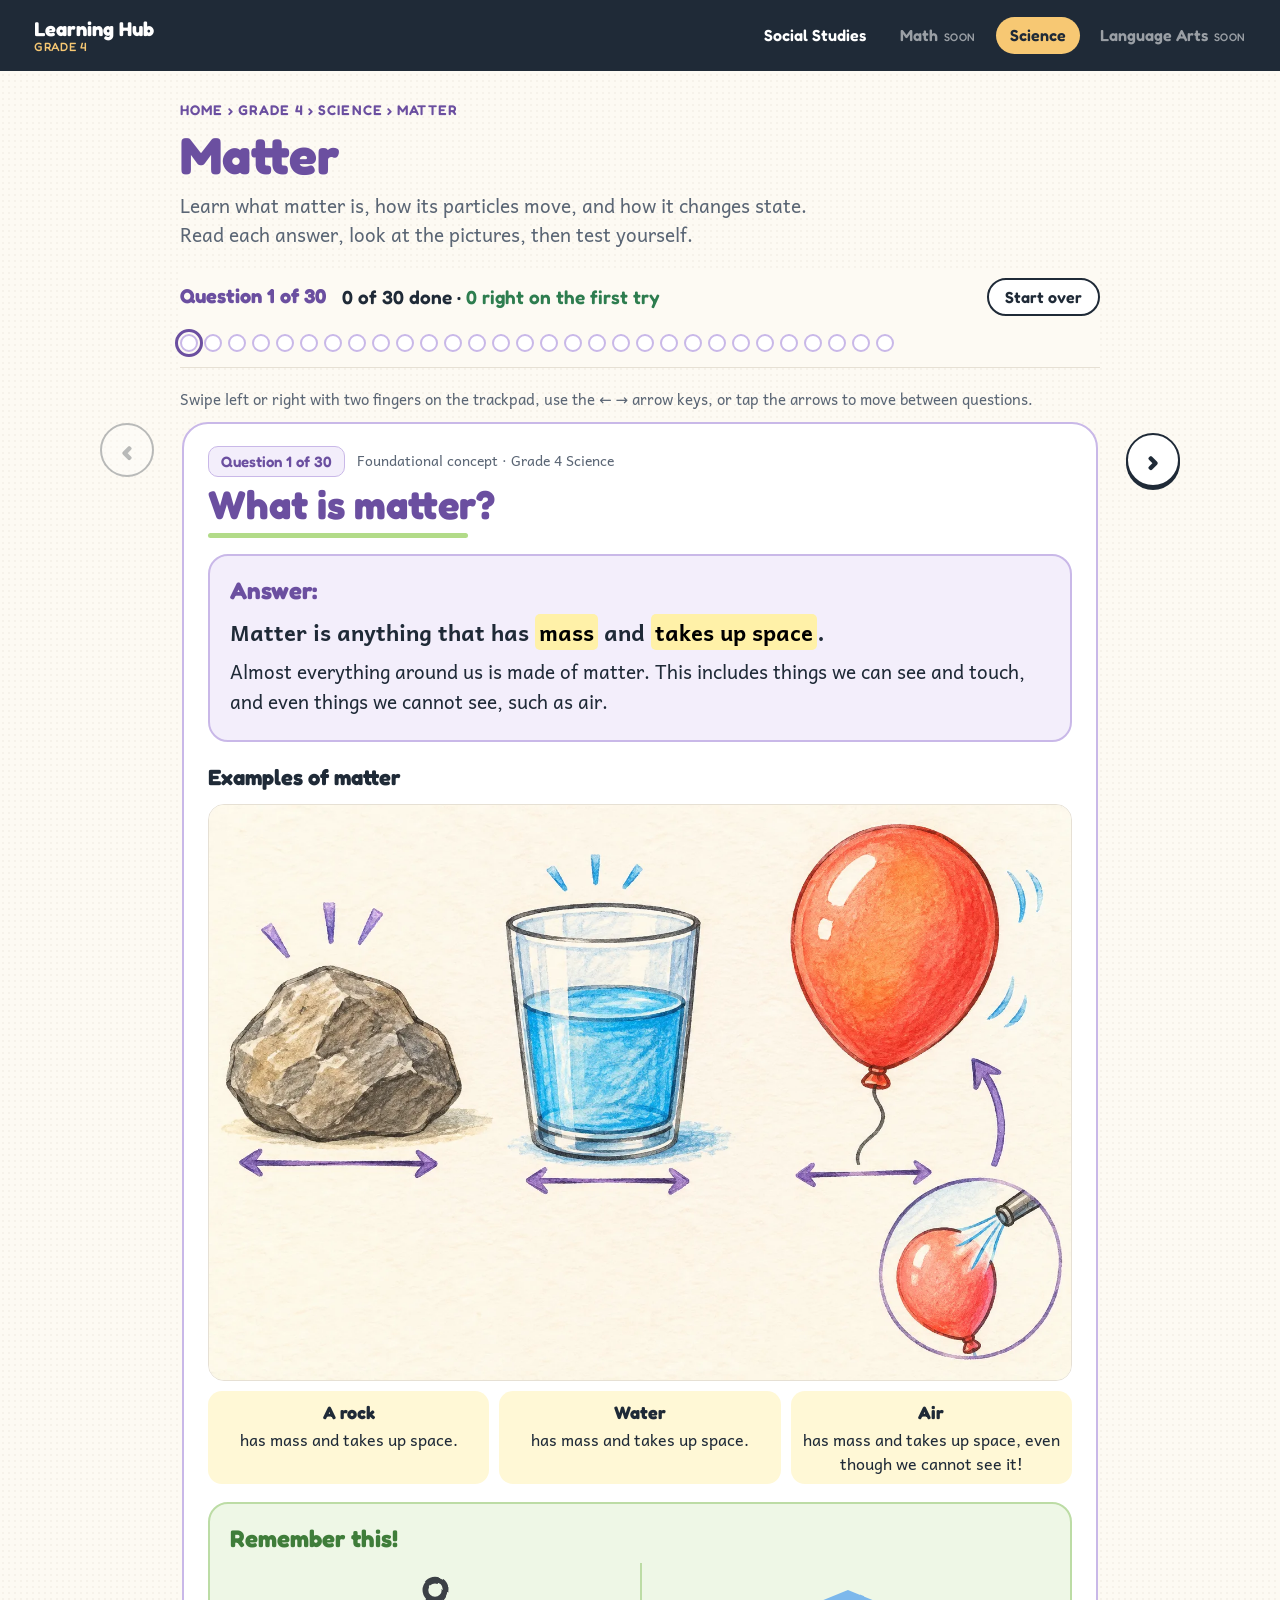
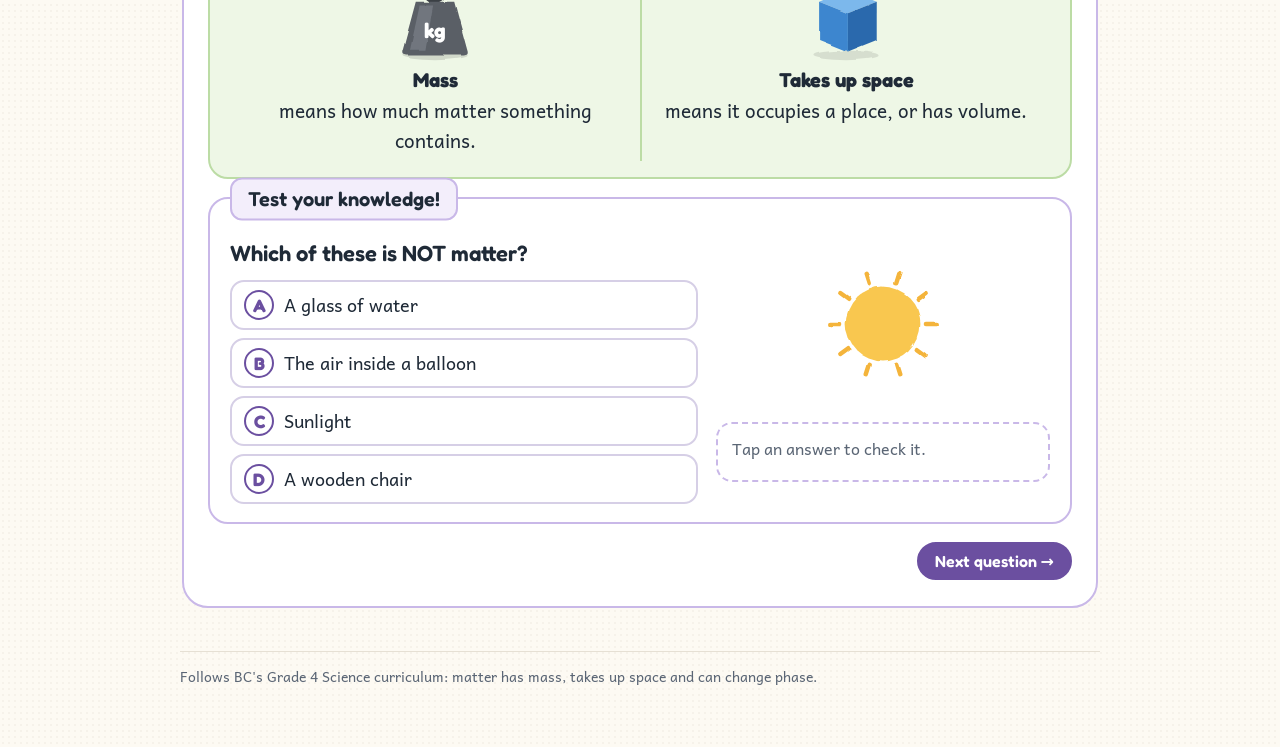
<file: science/matter/index.html>
<!DOCTYPE html>
<html lang="en">
<head>
<meta charset="utf-8">
<meta name="viewport" content="width=device-width, initial-scale=1">
<title>Matter · Science · Grade 4 · Learning Hub</title>
<link rel="stylesheet" href="../../assets/site.css">
<link rel="stylesheet" href="../../assets/lesson.css">
</head>
<body>
<nav class="site-nav" aria-label="Subjects">
  <a class="brand" href="../../">Learning Hub<small>Grade 4</small></a>
  <ul>
    <li><a href="../../social-studies/">Social Studies</a></li>
    <li><span class="soon" aria-disabled="true">Math <small>soon</small></span></li>
    <li><a href="../" aria-current="page">Science</a></li>
    <li><span class="soon" aria-disabled="true">Language Arts <small>soon</small></span></li>
  </ul>
</nav>

<!-- shared watercolour-style filter for the drawings -->
<svg width="0" height="0" style="position:absolute" aria-hidden="true" focusable="false">
  <defs>
    <filter id="wc" x="-10%" y="-10%" width="120%" height="120%">
      <feTurbulence type="fractalNoise" baseFrequency="0.035" numOctaves="3" seed="4" result="n"/>
      <feDisplacementMap in="SourceGraphic" in2="n" scale="4" xChannelSelector="R" yChannelSelector="G"/>
    </filter>
  </defs>
</svg>

<div class="wrap">
  <div class="kicker"><a href="../../">Home</a> › Grade 4 › <a href="../">Science</a> › Matter</div>
  <h1>Matter</h1>
  <p class="lead">Learn what matter is, how its particles move, and how it changes state. Read each answer, look at the pictures, then test yourself.</p>

  <div class="toolbar" role="region" aria-label="Lesson controls">
    <div class="deck-top">
      <span class="counter" id="counter" aria-live="polite"></span>
      <span class="score" id="score"></span>
      <button class="btn" id="reset">Start over</button>
    </div>
    <ul class="dots" id="dots" aria-label="Jump to a question"></ul>
  </div>
  <p class="swipe-hint">Swipe left or right with two fingers on the trackpad, use the ← → arrow keys, or tap the arrows to move between questions.</p>

  <div class="deck-wrap">
    <button class="side-nav prev" id="prev" aria-label="Previous question">‹</button>
    <div class="deck" id="deck" role="region" aria-roledescription="carousel" aria-label="Matter questions"></div>
    <button class="side-nav next" id="next" aria-label="Next question">›</button>
  </div>

  <footer>Follows BC's Grade 4 Science curriculum: matter has mass, takes up space and can change phase.</footer>
</div>

<script src="art.js"></script>
<script src="lessons.js"></script>
<script>
const L = 'ABCD', N = LESSONS.length;
const deck = document.getElementById('deck');
const state = {};            // lesson index -> {tries, done, firstTry}
let cur = 0;
const reduced = matchMedia('(prefers-reduced-motion: reduce)').matches;

function slideHTML(x, i) {
  return `<div class="slide" id="s${i}" role="group" aria-roledescription="slide" aria-label="Question ${i + 1} of ${N}">
    <article class="lesson" aria-labelledby="h${i}">
      <div class="lhead"><span class="qbadge">Question ${i + 1} of ${N}</span><span class="ltag">${x.tag} · Grade 4 Science</span></div>
      <h2 id="h${i}">${x.q}</h2>
      <section class="box answer-box"><h3>Answer:</h3>${x.answer}</section>
      ${x.examples}
      ${x.remember}
      <section class="test" aria-labelledby="t${i}">
        <span class="ttab">Test your knowledge!</span>
        <div class="tgrid">
          <div><p class="tq" id="t${i}">${x.test.q}</p>
            <ul class="choices" role="list">${x.test.choices.map((c, j) => `<li><button class="choice" data-l="${i}" data-c="${j}"><span class="l" aria-hidden="true">${L[j]}</span><span>${c}</span></button></li>`).join('')}</ul></div>
          <div class="tside">${x.test.art}<div class="feedback" id="f${i}" aria-live="polite"><p class="hint">Tap an answer to check it.</p></div></div>
        </div>
      </section>
      <div class="slide-nav">
        <button class="btn" data-go="${i - 1}" ${i === 0 ? 'disabled' : ''}>← Previous</button>
        <button class="btn go" data-go="${i + 1}" ${i === N - 1 ? 'disabled' : ''}>Next question →</button>
      </div>
    </article></div>`;
}

function render() {
  deck.innerHTML = LESSONS.map(slideHTML).join('');
  document.getElementById('dots').innerHTML = LESSONS.map((x, i) => `<li><button class="dot" data-go="${i}" aria-label="Question ${i + 1}: ${x.q.replace(/"/g, '&quot;')}"></button></li>`).join('');
  ro.disconnect(); deck.querySelectorAll('.slide').forEach(s => ro.observe(s));
  score();
}

function setCur(i, { updateHash = true } = {}) {
  cur = i;
  document.getElementById('counter').textContent = `Question ${i + 1} of ${N}`;
  document.getElementById('prev').disabled = i === 0;
  document.getElementById('next').disabled = i === N - 1;
  deck.querySelectorAll('.slide').forEach((s, k) => { s.inert = k !== i; });
  document.querySelectorAll('.dot').forEach((d, k) => { if (k === i) d.setAttribute('aria-current', 'step'); else d.removeAttribute('aria-current'); });
  fitHeight();
  if (updateHash) try { history.replaceState(null, '', '#q' + (i + 1)); } catch (e) {}
}
function fitHeight() { const s = deck.children[cur]; if (s) deck.style.height = s.offsetHeight + 'px'; }
const ro = new ResizeObserver(() => fitHeight());

function go(i, smooth = true) {
  i = Math.max(0, Math.min(N - 1, i));
  // show the target slide's height before scrolling so nothing gets clipped
  setCur(i);
  deck.scrollTo({ left: i * deck.clientWidth, behavior: smooth && !reduced ? 'smooth' : 'auto' });
  const top = document.querySelector('.toolbar').getBoundingClientRect().top;
  if (top < 0 || deck.getBoundingClientRect().top < 0) document.querySelector('.toolbar').scrollIntoView({ behavior: reduced ? 'auto' : 'smooth', block: 'start' });
}

// keep the current slide in sync when the user swipes with the trackpad or touch
let scrollTimer;
deck.addEventListener('scroll', () => {
  clearTimeout(scrollTimer);
  scrollTimer = setTimeout(() => { const i = Math.round(deck.scrollLeft / deck.clientWidth); if (i !== cur) setCur(i); }, 90);
}, { passive: true });
// inert slides can't be scrolled into view by the browser, so un-inert neighbours during a swipe
// trackpad: one two-finger swipe = one question. Ignore the swipe's coasting until it goes quiet.
let swipeAcc = 0, swipeLocked = false, quietTimer;
deck.addEventListener('wheel', e => {
  if (Math.abs(e.deltaX) <= Math.abs(e.deltaY)) return;   // vertical scrolling still scrolls the page
  e.preventDefault();
  clearTimeout(quietTimer);
  quietTimer = setTimeout(() => { swipeLocked = false; swipeAcc = 0; }, 220);
  if (swipeLocked) return;
  swipeAcc += e.deltaX;
  if (Math.abs(swipeAcc) > 40) { const dir = swipeAcc > 0 ? 1 : -1; swipeLocked = true; swipeAcc = 0; if (cur + dir >= 0 && cur + dir < N) go(cur + dir); }
}, { passive: false });
deck.addEventListener('touchstart', () => deck.querySelectorAll('.slide').forEach(s => s.inert = false), { passive: true });

function pick(i, j) {
  const x = LESSONS[i].test, s = state[i] || (state[i] = { tries: 0, done: false });
  if (s.done) return;
  s.tries++;
  const btn = deck.querySelector(`.choice[data-l="${i}"][data-c="${j}"]`), fb = document.getElementById('f' + i);
  if (j === x.a) {
    s.done = true; s.firstTry = s.tries === 1;
    btn.classList.add('right');
    deck.querySelectorAll(`.choice[data-l="${i}"]`).forEach(b => b.disabled = true);
    fb.innerHTML = `<div class="v ok"><svg viewBox="0 0 30 30" aria-hidden="true"><circle cx="15" cy="15" r="14" fill="#2e7d4f"/><path d="M8,15 l5,5 l9,-10" stroke="#fff" stroke-width="3.5" fill="none" stroke-linecap="round" stroke-linejoin="round"/></svg>Correct!</div><p>${x.right}</p>`;
  } else {
    btn.classList.add('wrong'); btn.disabled = true;
    fb.innerHTML = `<div class="v no">Not quite.</div><p>${x.hints[j] || 'Try again!'}</p>`;
  }
  score();
}
function score() {
  const vals = Object.values(state), done = vals.filter(s => s.done).length, first = vals.filter(s => s.done && s.firstTry).length;
  document.getElementById('score').innerHTML = `${done} of ${N} done · <span>${first} right on the first try</span>`;
  document.querySelectorAll('.dot').forEach((d, k) => { const s = state[k]; d.classList.toggle('done', !!(s && s.done && !s.firstTry)); d.classList.toggle('first', !!(s && s.done && s.firstTry)); });
}

document.addEventListener('click', e => {
  const c = e.target.closest('.choice'); if (c && !c.disabled) { pick(+c.dataset.l, +c.dataset.c); return; }
  const g = e.target.closest('[data-go]'); if (g && !g.disabled) { go(+g.dataset.go); return; }
});
document.getElementById('prev').onclick = () => go(cur - 1);
document.getElementById('next').onclick = () => go(cur + 1);
document.addEventListener('keydown', e => {
  if (e.altKey || e.metaKey || e.ctrlKey || /INPUT|TEXTAREA|SELECT/.test(e.target.tagName)) return;
  if (e.key === 'ArrowRight') { e.preventDefault(); go(cur + 1); }
  if (e.key === 'ArrowLeft') { e.preventDefault(); go(cur - 1); }
});
window.addEventListener('resize', () => { deck.scrollTo({ left: cur * deck.clientWidth }); fitHeight(); });
window.addEventListener('hashchange', () => { const m = location.hash.match(/^#q(\d+)$/); if (m && +m[1] - 1 !== cur) go(+m[1] - 1); });
document.getElementById('reset').onclick = () => { for (const k in state) delete state[k]; render(); go(0, false); };

render();
const m = location.hash.match(/^#q(\d+)$/);
const start = m ? Math.max(0, Math.min(N - 1, +m[1] - 1)) : 0;
requestAnimationFrame(() => { deck.scrollTo({ left: start * deck.clientWidth }); setCur(start, { updateHash: !!m }); });
</script>
</body>
</html>
</file>
<file: assets/site.css>
/* Shared styles for the Learning Hub */
/* Fonts are bundled in assets/fonts (SIL Open Font License) so they work offline. */
@font-face{font-family:"Andika";font-style:normal;font-weight:400;font-display:swap;src:url("fonts/andika-latin-400-normal.woff2") format("woff2")}
@font-face{font-family:"Andika";font-style:normal;font-weight:700;font-display:swap;src:url("fonts/andika-latin-700-normal.woff2") format("woff2")}
@font-face{font-family:"Fredoka";font-style:normal;font-weight:500;font-display:swap;src:url("fonts/fredoka-latin-500-normal.woff2") format("woff2")}
@font-face{font-family:"Fredoka";font-style:normal;font-weight:600;font-display:swap;src:url("fonts/fredoka-latin-600-normal.woff2") format("woff2")}
@font-face{font-family:"Fredoka";font-style:normal;font-weight:700;font-display:swap;src:url("fonts/fredoka-latin-700-normal.woff2") format("woff2")}
:root{
  /* Andika was designed by SIL for beginning readers: clear letter shapes (a, g, l, I, 1) that kids don't mix up.
     Fredoka is a rounded, friendly display face for headings and buttons. */
  --body-font:"Andika","Comic Neue",ui-rounded,"SF Pro Rounded",system-ui,sans-serif;
  --head-font:"Fredoka",ui-rounded,"SF Pro Rounded",system-ui,sans-serif;
}
.kicker a{color:inherit;text-decoration:none}
.kicker a:hover{text-decoration:underline}

.site-nav{display:flex;flex-wrap:wrap;align-items:center;gap:8px 18px;padding:12px 20px;background:#1f2a37;color:#fff;font-family:var(--head-font)}
.site-nav .brand{color:#fff;text-decoration:none;font-weight:700;font-size:20px;line-height:1.1;margin-right:auto;display:flex;flex-direction:column}
.site-nav .brand small{color:#f7c873;font-weight:500;font-size:12px;letter-spacing:.06em;text-transform:uppercase}
.site-nav ul{display:flex;flex-wrap:wrap;gap:6px;list-style:none;margin:0;padding:0}
.site-nav a,.site-nav .soon{display:inline-block;padding:6px 14px;border-radius:999px;font-weight:600;font-size:16px;color:#fff;text-decoration:none}
.site-nav a:hover{background:rgba(255,255,255,.12)}
.site-nav ul a[aria-current="page"]{background:#f7c873;color:#1f2a37}
.site-nav .soon{opacity:.55;cursor:default}
.site-nav .soon small{font-size:11px;font-weight:500;text-transform:uppercase;letter-spacing:.05em;margin-left:2px}
.site-nav a:focus-visible{outline:3px solid #f7c873;outline-offset:2px}
@media print{.site-nav{display:none}}
</file>
<file: assets/lesson.css>
/* Lesson pages (learn-then-test cards), shared by topic pages such as science/matter */
:root{
  --ink:#1f2a37; --muted:#5b6675; --paper:#fdfaf3; --line:#e6e0d4;
  --purple:#6b4fa0; --purple-bg:#f3eefb; --purple-line:#c9b8e8;
  --green:#3f7d3a; --green-bg:#eef7e6; --green-line:#bcdca5;
  --mark:#fff1a8; --ok:#2e7d4f; --okbg:#e7f5ec; --no:#b3261e; --nobg:#fdecea;
}
*{box-sizing:border-box}
html{background:var(--paper)}
body{margin:0;font-family:var(--body-font);color:var(--ink);font-size:19px;line-height:1.55;
  background-image:radial-gradient(rgba(120,100,60,.05) 1px,transparent 1px);background-size:6px 6px}
.wrap{max-width:960px;margin:0 auto;padding:28px 20px 60px}
.kicker{font-family:var(--head-font);font-weight:600;font-size:14px;letter-spacing:.08em;text-transform:uppercase;color:var(--purple)}
.kicker a{color:inherit;text-decoration:none}.kicker a:hover{text-decoration:underline}
h1{font-family:var(--head-font);font-size:clamp(34px,5.5vw,52px);line-height:1.08;margin:6px 0 8px;color:var(--purple)}
.lead{color:var(--muted);margin:0 0 18px;max-width:60ch}
.toolbar{display:flex;flex-wrap:wrap;gap:10px;align-items:center;position:sticky;top:0;z-index:5;background:color-mix(in srgb,var(--paper) 92%,transparent);backdrop-filter:blur(6px);padding:10px 0;margin:0 0 20px;border-bottom:1px solid var(--line)}
.score{font-family:var(--head-font);font-weight:600;margin-right:auto}.score span{color:var(--ok)}
.btn{font:600 16px var(--head-font);border:2px solid var(--ink);background:#fff;color:var(--ink);border-radius:999px;padding:7px 16px;cursor:pointer}
.btn:hover{background:#f4f1ea}
:focus-visible{outline:3px solid #1d4ed8;outline-offset:3px}

.lesson{background:#fff;border:2px solid var(--purple-line);border-radius:26px;padding:22px 24px 26px;margin-bottom:30px;break-inside:avoid}
.lhead{display:flex;flex-wrap:wrap;align-items:center;gap:8px 12px;margin-bottom:4px}
.qbadge{font-family:var(--head-font);font-weight:600;font-size:15px;background:var(--purple-bg);color:var(--purple);border:1.5px solid var(--purple-line);border-radius:10px;padding:3px 12px}
.ltag{font-size:14px;color:var(--muted)}
.lesson h2{font-family:var(--head-font);font-size:clamp(28px,4.5vw,40px);line-height:1.15;margin:4px 0 16px;color:var(--purple)}
.lesson h2::after{content:"";display:block;width:min(260px,60%);height:5px;border-radius:5px;margin-top:6px;background:#9fd36b;opacity:.8}
.box{border-radius:20px;padding:16px 20px;margin:0 0 18px}
.box h3{font-family:var(--head-font);font-size:24px;margin:0 0 6px}
.answer-box{background:var(--purple-bg);border:2px solid var(--purple-line)}
.answer-box h3{color:var(--purple)}
.answer-box .big{font-size:22px;font-weight:700;margin:0 0 8px}
.answer-box p{margin:0 0 8px}
mark{background:var(--mark);padding:0 4px;border-radius:5px}
.states-list{margin:6px 0 0;padding-left:26px}.states-list li{margin-bottom:6px}
.examples h3,.compare h3{font-family:var(--head-font);font-size:22px;margin:4px 0 10px}
.hero-img{display:block;width:100%;height:auto;border-radius:16px;border:1px solid var(--line)}
.captions{display:grid;grid-template-columns:repeat(3,1fr);gap:10px;margin:10px 0 18px;padding:0;list-style:none}
.captions li{background:#fff8d6;border-radius:14px;padding:8px 12px;font-size:16px;text-align:center}
.captions b{display:block;font-family:var(--head-font);font-size:18px}
.cards3{display:grid;grid-template-columns:repeat(auto-fit,minmax(220px,1fr));gap:14px;margin:0 0 18px;padding:0;list-style:none}
.cards3 li{border:2px solid var(--line);border-radius:18px;padding:12px;text-align:center;background:#fffdf8}
.cards3 svg{width:100%;max-width:200px;height:auto}
.cards3 b{display:block;font-family:var(--head-font);font-size:22px;letter-spacing:.06em}
.cards3 .solid b{color:#2f6fa8}.cards3 .liquid b{color:#1f7fa0}.cards3 .gas b{color:#7b6aa8}
.cards3 p{margin:4px 0 0;font-size:16px}
.remember{background:var(--green-bg);border:2px solid var(--green-line)}
.remember h3{color:var(--green)}
.rgrid{display:grid;grid-template-columns:1fr 1fr;gap:0}
.rgrid > div{display:flex;flex-direction:column;align-items:center;text-align:center;padding:6px 14px}
.rgrid > div + div{border-left:2px solid var(--green-line)}
.rgrid svg{width:96px;height:96px}
.rgrid b{font-family:var(--head-font);font-size:20px}
.vocab{display:flex;flex-wrap:wrap;gap:8px;list-style:none;padding:0;margin:6px 0 0}
.vocab li{font-family:var(--head-font);font-weight:600;background:#fff;border:2px solid var(--green-line);border-radius:999px;padding:3px 14px;font-size:16px}
.test{border:2px solid var(--purple-line);border-radius:20px;padding:0 20px 18px;margin-top:6px}
.test .ttab{display:inline-block;font-family:var(--head-font);font-weight:600;font-size:20px;background:var(--purple-bg);border:2px solid var(--purple-line);border-radius:12px;padding:4px 16px;transform:translateY(-50%);margin-bottom:-6px;color:var(--ink)}
.tgrid{display:grid;grid-template-columns:1.4fr 1fr;gap:18px;align-items:start}
.tq{font-family:var(--head-font);font-size:22px;font-weight:600;margin:0 0 10px}
.choices{display:grid;gap:8px;list-style:none;margin:0;padding:0}
.choice{width:100%;text-align:left;font:inherit;font-size:18px;color:var(--ink);background:#fff;border:2px solid #d6cfe6;border-radius:14px;padding:8px 12px;display:flex;gap:10px;align-items:center;cursor:pointer}
.choice:hover:not([disabled]){border-color:var(--purple)}
.choice .l{flex:none;width:30px;height:30px;border-radius:50%;border:2px solid var(--purple);color:var(--purple);display:grid;place-items:center;font-family:var(--head-font);font-weight:700}
.choice.right{border-color:var(--ok);background:var(--okbg)}.choice.right .l{background:var(--ok);border-color:var(--ok);color:#fff}
.choice.wrong{border-color:var(--no);background:var(--nobg)}.choice.wrong .l{background:var(--no);border-color:var(--no);color:#fff}
.choice[disabled]{cursor:default}
.tside{display:flex;flex-direction:column;gap:10px;align-items:center}
.tside svg{width:100%;max-width:220px;height:auto}
.feedback{width:100%;border:2px dashed var(--purple-line);border-radius:16px;padding:12px 14px;min-height:60px}
.feedback .v{font-family:var(--head-font);font-size:24px;font-weight:700;display:flex;align-items:center;gap:8px}
.feedback .v svg{width:30px;height:30px;max-width:none;flex:none}
.feedback .v.ok{color:var(--ok)}.feedback .v.no{color:var(--no)}
.feedback p{margin:4px 0 0;font-size:17px}
.feedback .hint{color:var(--muted);font-size:16px;margin:0}
.next{display:flex;justify-content:center;margin-top:10px}
footer{color:var(--muted);font-size:14px;margin-top:30px;border-top:1px solid var(--line);padding-top:14px}
@media (max-width:720px){.tgrid,.rgrid{grid-template-columns:1fr}.rgrid > div + div{border-left:none;border-top:2px solid var(--green-line)}.captions{grid-template-columns:1fr}body{font-size:18px}}
@media print{body{background:none;font-size:13px}.toolbar,.feedback{display:none}.lesson{border:1px solid #999;padding:12px}.choice{border:1px solid #999;padding:4px 8px;font-size:13px}.choice.right,.choice.wrong{background:#fff}}

/* single pictures and notes inside lessons */
.pic{margin:0 0 18px;text-align:center}
.pic svg{width:100%;max-width:460px;height:auto;display:block;margin:0 auto;background:#fffdf8;border-radius:16px}
.pic figcaption{color:var(--muted);font-size:16px;margin-top:6px;max-width:60ch;margin-inline:auto}
.rnote{font-size:19px;margin:0 0 8px}
.remember > svg{width:100%;max-width:420px;display:block;margin:0 auto}

/* one-question-at-a-time carousel */
.deck-top{display:flex;flex-wrap:wrap;align-items:center;gap:10px 16px;width:100%}
.counter{font-family:var(--head-font);font-weight:700;font-size:20px;color:var(--purple)}
.dots{display:flex;flex-wrap:wrap;gap:6px;width:100%;margin:2px 0 0;padding:0;list-style:none}
.dot{width:18px;height:18px;border-radius:50%;border:2px solid var(--purple-line);background:#fff;padding:0;cursor:pointer}
.dot:hover{border-color:var(--purple)}
.dot.done{background:#f2c94c;border-color:#d9a92b}
.dot.first{background:var(--ok);border-color:var(--ok)}
.dot[aria-current="step"]{outline:3px solid var(--purple);outline-offset:2px}
.deck-wrap{position:relative}
.deck{display:flex;align-items:flex-start;overflow-x:auto;overflow-y:hidden;scroll-snap-type:x mandatory;scrollbar-width:none;transition:height .25s ease;overscroll-behavior-x:contain}
.deck::-webkit-scrollbar{display:none}
.slide{flex:0 0 100%;scroll-snap-align:start;scroll-snap-stop:always;padding:0 2px}
.slide .lesson{margin-bottom:12px}
.side-nav{position:fixed;top:50%;transform:translateY(-50%);z-index:6;width:54px;height:54px;border-radius:50%;border:2px solid var(--ink);background:#fff;color:var(--ink);font:700 28px var(--head-font);display:grid;place-items:center;cursor:pointer;box-shadow:0 3px 0 var(--ink)}
.side-nav:hover:not([disabled]){background:var(--purple-bg)}
.side-nav[disabled]{opacity:.3;cursor:default;box-shadow:none}
.side-nav.prev{left:max(8px,calc(50% - 540px))}
.side-nav.next{right:max(8px,calc(50% - 540px))}
.slide-nav{display:flex;justify-content:space-between;gap:10px;margin-top:18px}
.slide-nav .btn[disabled]{visibility:hidden}
.btn.go{background:var(--purple);border-color:var(--purple);color:#fff}
.swipe-hint{color:var(--muted);font-size:15px;margin:0 0 10px}
@media (max-width:1100px){.side-nav{display:none}}
@media (prefers-reduced-motion:reduce){.deck{scroll-behavior:auto;transition:none}}
@media print{.deck{display:block;height:auto!important;overflow:visible}.side-nav,.slide-nav,.dots,.swipe-hint{display:none!important}.slide{padding:0}}
</file>
